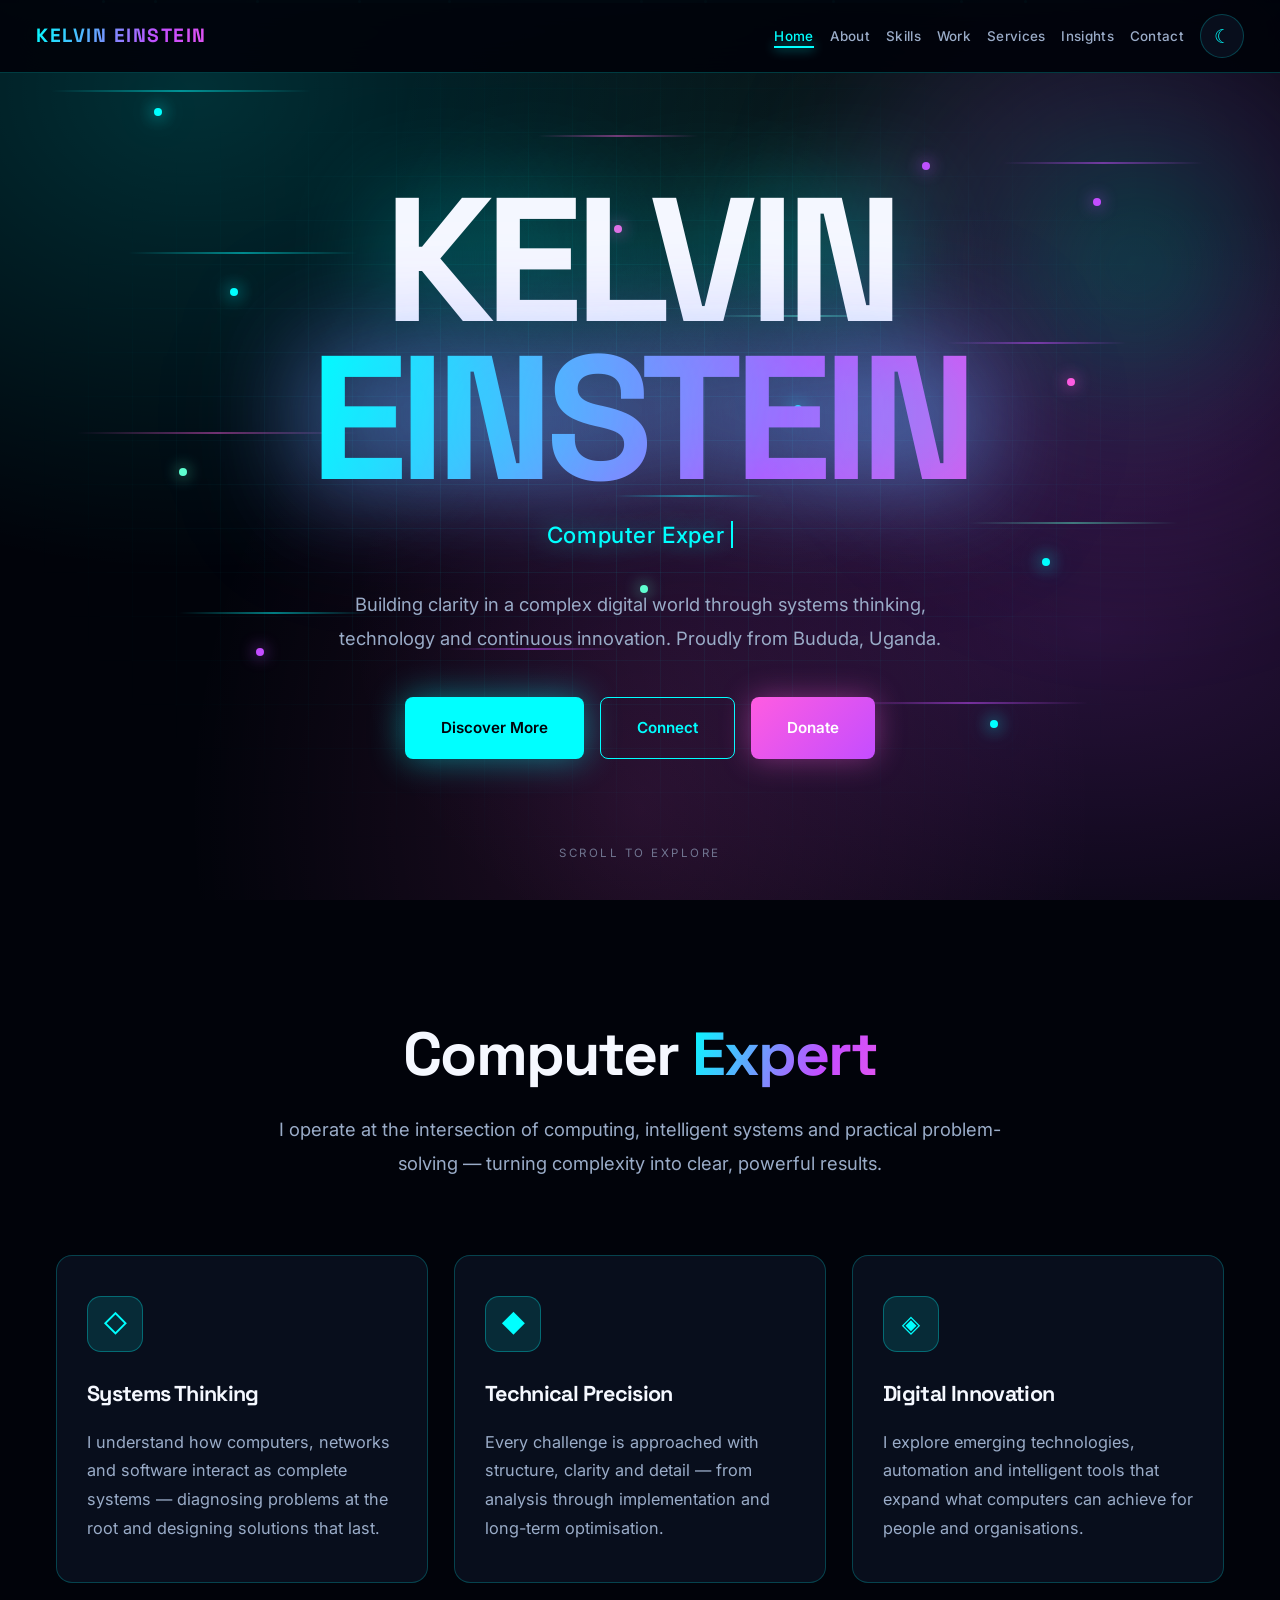
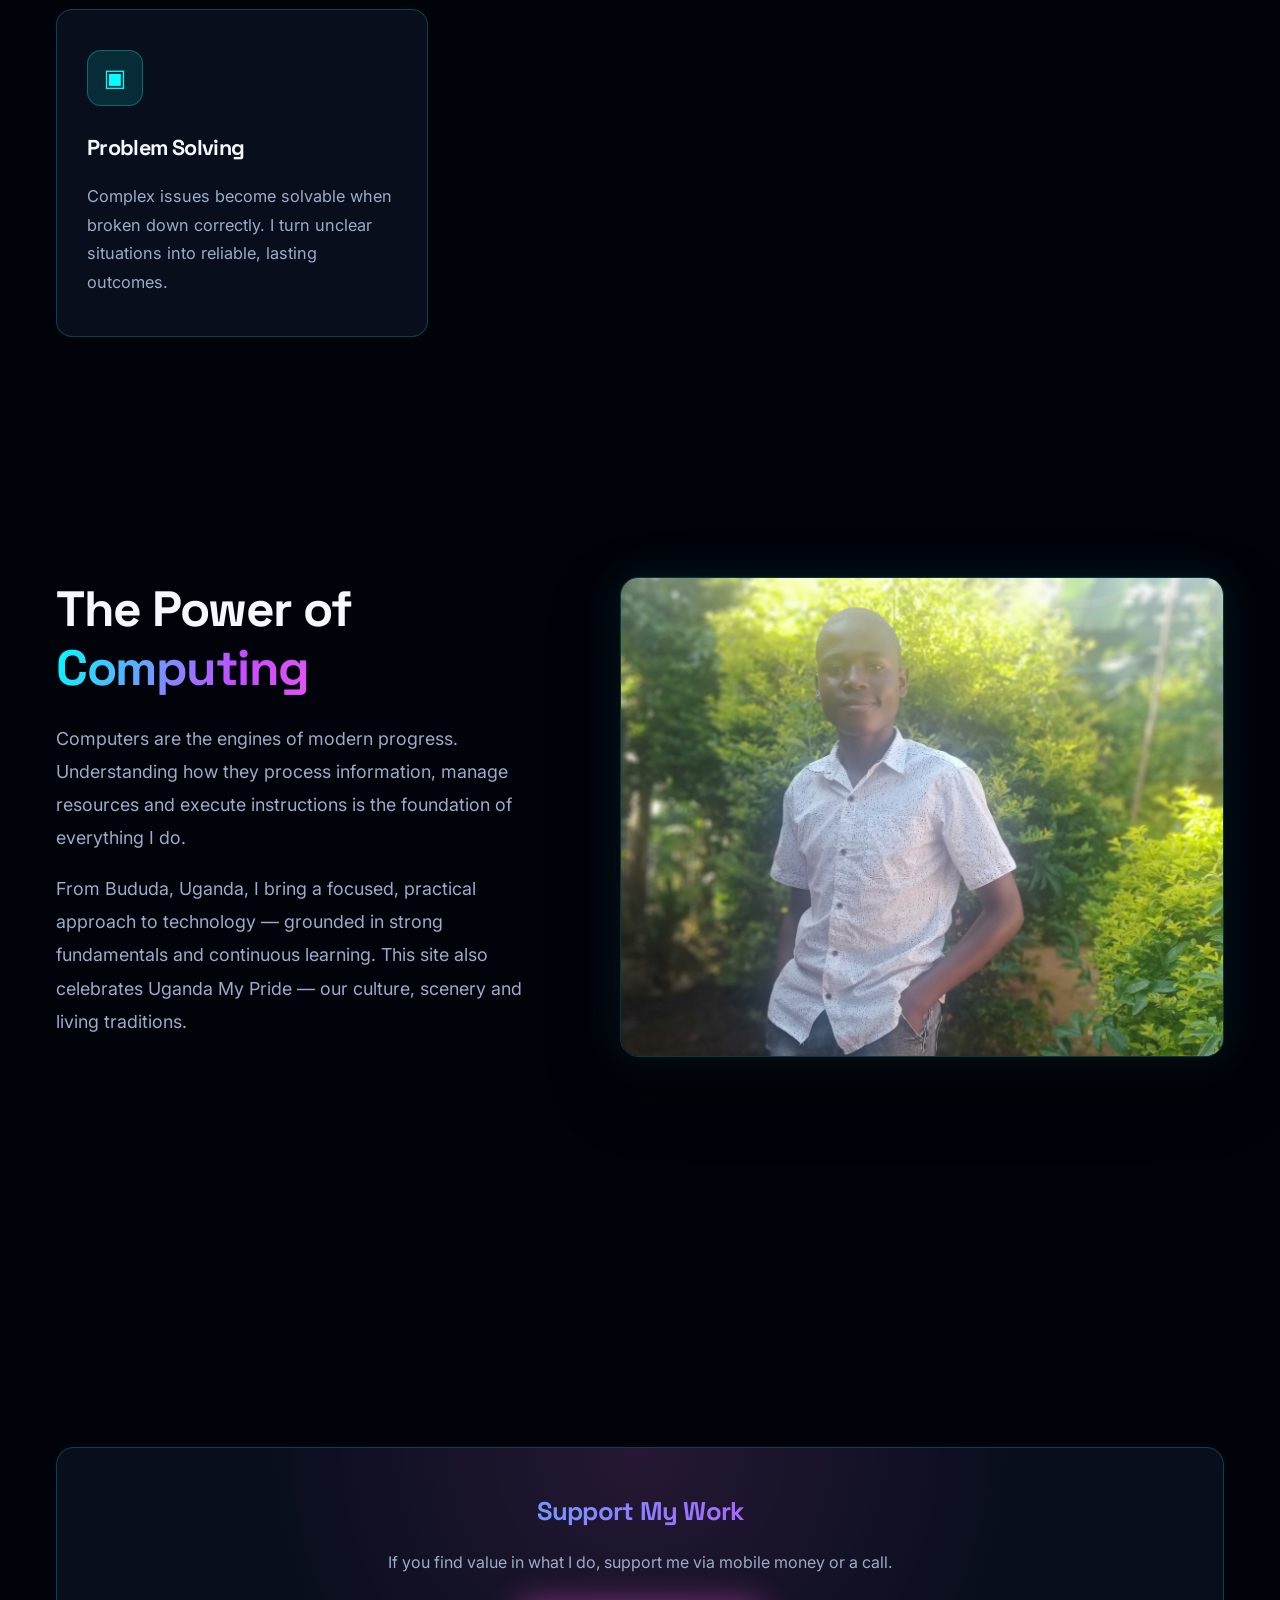
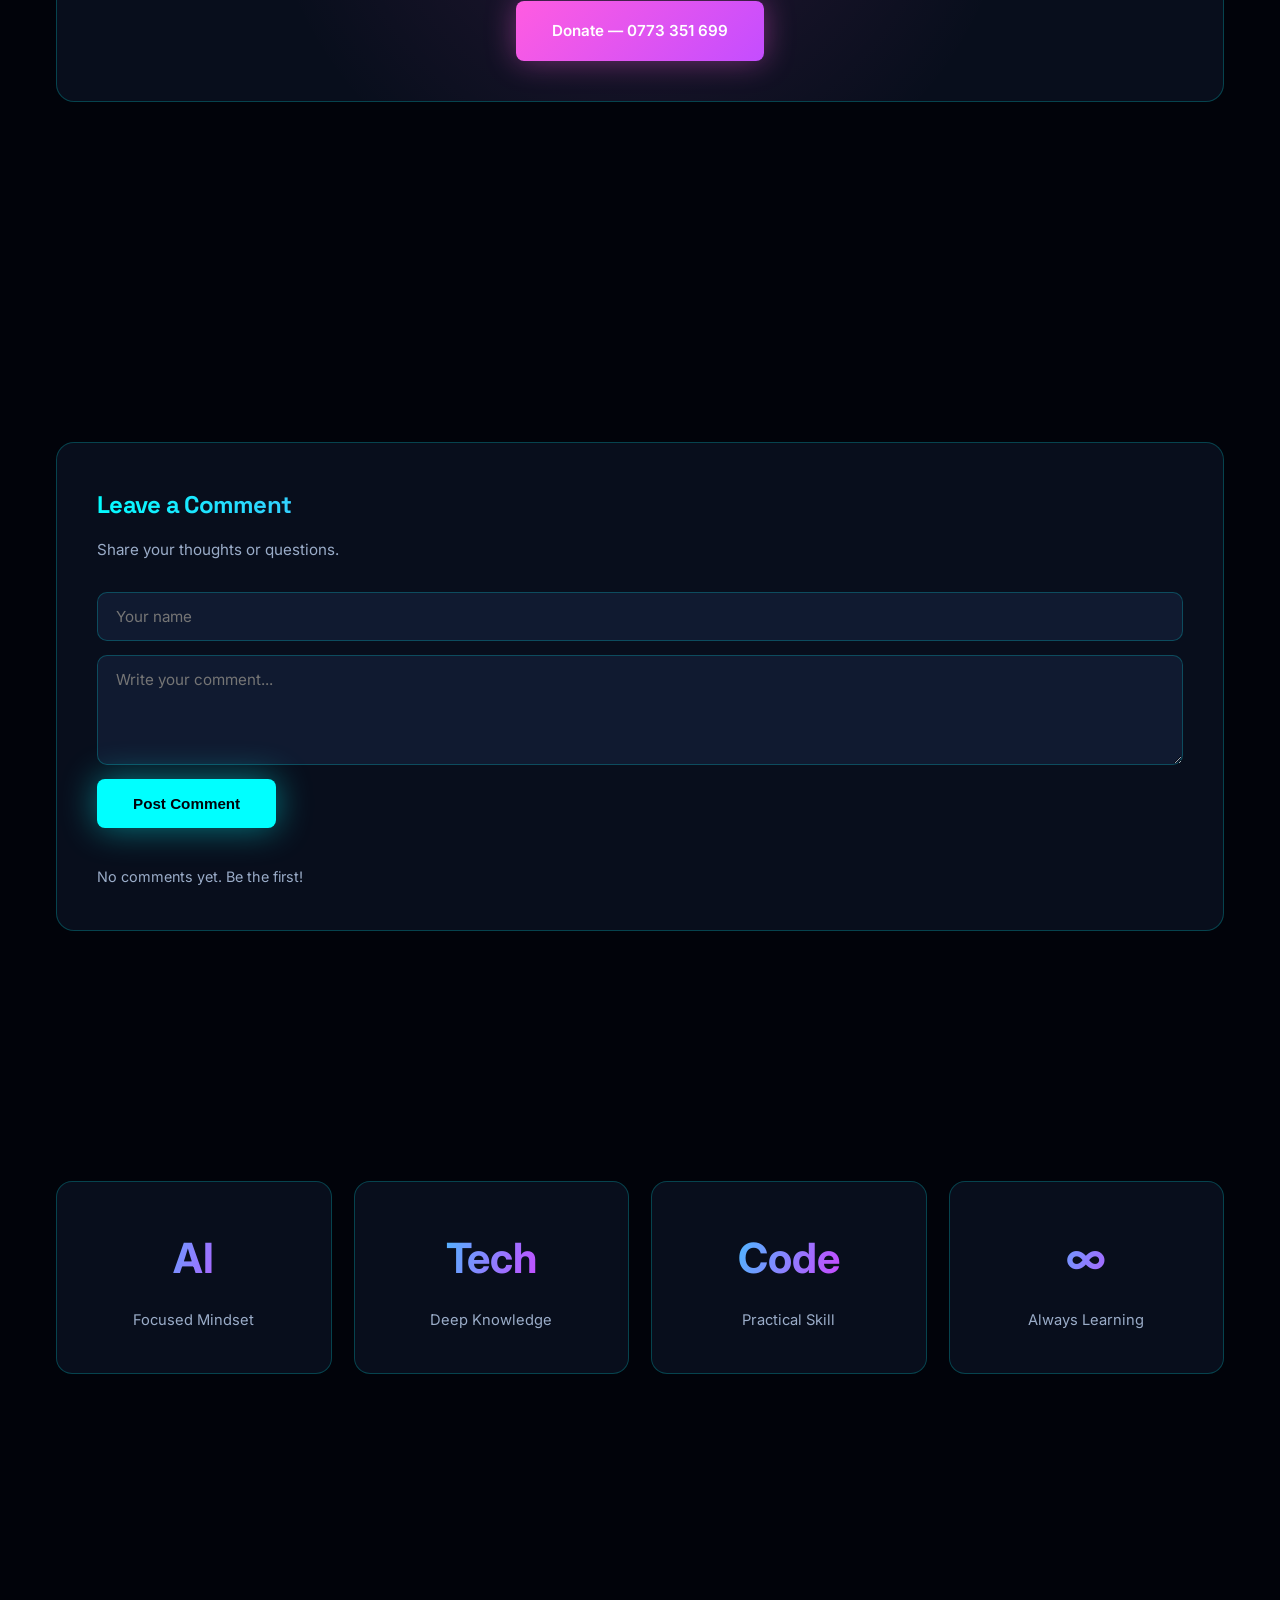
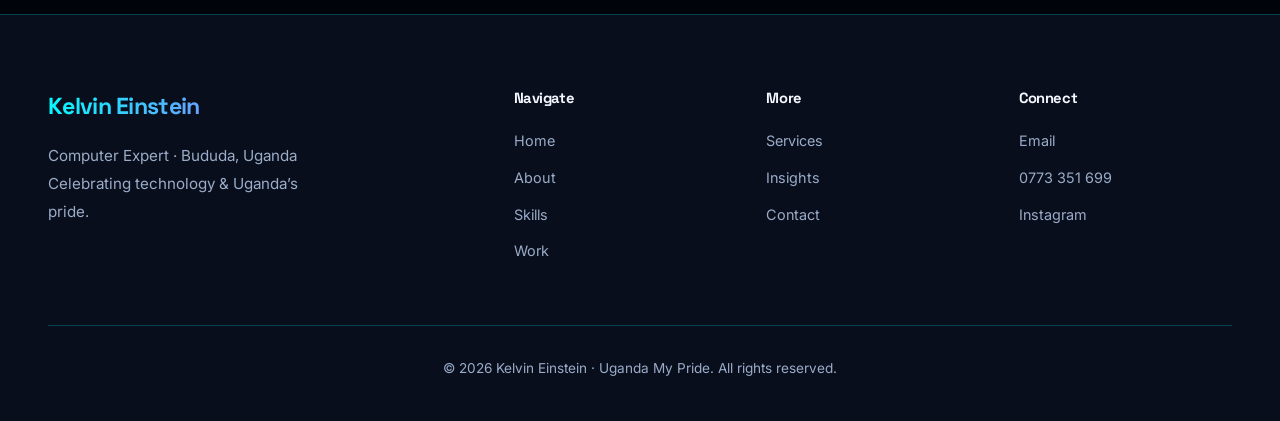
<file: index.html>
<!DOCTYPE html>
<html lang="en">
<head>
    <meta charset="UTF-8">
    <meta name="viewport" content="width=device-width, initial-scale=1.0">
    <title>Kelvin Einstein | Computer Expert — Bududa, Uganda</title>
    <meta name="description" content="Kelvin Einstein — Computer Expert, Technologist & Digital Innovator from Bududa, Uganda. Systems thinking, AI, problem solving and Uganda My Pride.">
    <meta property="og:title" content="Kelvin Einstein | Computer Expert">
    <meta property="og:description" content="Building clarity in a complex digital world through systems thinking, technology and continuous innovation. From Bududa, Uganda.">
    <meta property="og:type" content="website">
    <meta property="og:image" content="IMG20231225085414.jpg">
    <meta name="theme-color" content="#01030a">
    <link rel="manifest" href="manifest.json">
    <link rel="preconnect" href="https://fonts.googleapis.com">
    <link rel="preconnect" href="https://fonts.gstatic.com" crossorigin>
    <link href="https://fonts.googleapis.com/css2?family=Space+Grotesk:wght@400;500;600;700&family=Inter:wght@300;400;500;600&display=swap" rel="stylesheet">
    <link rel="stylesheet" href="style.css">
    <link rel="stylesheet" href="extra.css">
</head>
<body>
    <nav>
        <div class="logo">KELVIN EINSTEIN</div>
        <div class="nav-right">
            <ul class="nav-links" id="navLinks">
                <li><a href="index.html" class="active">Home</a></li>
                <li><a href="about.html">About</a></li>
                <li><a href="skills.html">Skills</a></li>
                <li><a href="work.html">Work</a></li>
                <li><a href="services.html">Services</a></li>
                <li><a href="insights.html">Insights</a></li>
                <li><a href="contact.html">Contact</a></li>
            </ul>
            <button class="theme-toggle" id="themeToggle" aria-label="Toggle theme" title="Toggle dark/light mode">
                <span class="icon-moon">☾</span>
                <span class="icon-sun">☀</span>
            </button>
            <div class="hamburger" id="hamburger" aria-label="Menu"><span></span><span></span><span></span></div>
        </div>
    </nav>

    <section class="hero">
        <div class="hero-scan"></div>
        <div class="hero-ai-layer">
            <div class="circuit"></div><div class="circuit c2"></div><div class="circuit"></div>
            <div class="circuit c2"></div><div class="circuit c3"></div><div class="circuit c4"></div>
            <div class="circuit"></div><div class="circuit c2"></div><div class="circuit c3"></div>
            <div class="circuit c4"></div><div class="circuit"></div><div class="circuit c2"></div>
            <div class="node"></div><div class="node n2"></div><div class="node"></div>
            <div class="node n3"></div><div class="node n4"></div><div class="node"></div>
            <div class="node n2"></div><div class="node n3"></div><div class="node"></div>
            <div class="node n4"></div><div class="node n2"></div><div class="node"></div>
            <div class="particle"></div><div class="particle"></div><div class="particle"></div>
            <div class="particle"></div><div class="particle"></div><div class="particle"></div>
            <div class="particle"></div><div class="particle"></div><div class="particle"></div><div class="particle"></div>
        </div>
        <h1>KELVIN<br><span>EINSTEIN</span></h1>
        <div class="typewriter-wrap"><span class="typewriter" id="typewriter"></span></div>
        <p class="sub">Building clarity in a complex digital world through systems thinking, technology and continuous innovation. Proudly from Bududa, Uganda.</p>
        <div class="hero-buttons">
            <a href="about.html" class="btn">Discover More</a>
            <a href="contact.html" class="btn btn-outline">Connect</a>
            <a href="tel:+256773351699" class="btn btn-donate">Donate</a>
        </div>
        <div class="hero-float-badge">Scroll to explore</div>
    </section>

    <section class="section">
        <div class="section-header scroll-reveal">
            <h2>Computer <span>Expert</span></h2>
            <p>I operate at the intersection of computing, intelligent systems and practical problem-solving — turning complexity into clear, powerful results.</p>
        </div>
        <div class="features-grid">
            <div class="feature-card scroll-reveal"><div class="feature-icon">◇</div><h3>Systems Thinking</h3><p>I understand how computers, networks and software interact as complete systems — diagnosing problems at the root and designing solutions that last.</p></div>
            <div class="feature-card scroll-reveal"><div class="feature-icon">◆</div><h3>Technical Precision</h3><p>Every challenge is approached with structure, clarity and detail — from analysis through implementation and long-term optimisation.</p></div>
            <div class="feature-card scroll-reveal"><div class="feature-icon">◈</div><h3>Digital Innovation</h3><p>I explore emerging technologies, automation and intelligent tools that expand what computers can achieve for people and organisations.</p></div>
            <div class="feature-card scroll-reveal"><div class="feature-icon">▣</div><h3>Problem Solving</h3><p>Complex issues become solvable when broken down correctly. I turn unclear situations into reliable, lasting outcomes.</p></div>
        </div>
    </section>

    <section class="section">
        <div class="content-with-img scroll-reveal">
            <div class="text">
                <h2>The Power of <span>Computing</span></h2>
                <p>Computers are the engines of modern progress. Understanding how they process information, manage resources and execute instructions is the foundation of everything I do.</p>
                <p>From Bududa, Uganda, I bring a focused, practical approach to technology — grounded in strong fundamentals and continuous learning. This site also celebrates Uganda My Pride — our culture, scenery and living traditions.</p>
            </div>
            <div class="img-wrap face-focus">
                <img src="IMG20231225085414.jpg" alt="Kelvin Einstein" loading="lazy" width="600" height="700">
            </div>
        </div>
    </section>

    <section class="section">
        <div class="donate-box scroll-reveal">
            <h3>Support My Work</h3>
            <p>If you find value in what I do, support me via mobile money or a call.</p>
            <a href="tel:+256773351699" class="btn btn-donate">Donate — 0773 351 699</a>
        </div>
    </section>

    <section class="section">
        <div class="comment-section scroll-reveal">
            <h3>Leave a Comment</h3>
            <p>Share your thoughts or questions.</p>
            <form class="comment-form" id="commentForm">
                <input type="text" id="commentName" placeholder="Your name" required maxlength="60" aria-label="Your name">
                <textarea id="commentText" placeholder="Write your comment..." required maxlength="500" aria-label="Your comment"></textarea>
                <button type="submit" class="btn">Post Comment</button>
            </form>
            <div class="comment-list" id="commentList"></div>
        </div>
    </section>

    <section class="section" style="padding-top:10px;">
        <div class="stats-row">
            <div class="stat-item scroll-reveal"><span class="number">AI</span><span class="label">Focused Mindset</span></div>
            <div class="stat-item scroll-reveal"><span class="number">Tech</span><span class="label">Deep Knowledge</span></div>
            <div class="stat-item scroll-reveal"><span class="number">Code</span><span class="label">Practical Skill</span></div>
            <div class="stat-item scroll-reveal"><span class="number">∞</span><span class="label">Always Learning</span></div>
        </div>
    </section>

    <footer>
        <div class="footer-grid">
            <div class="footer-brand">
                <h3>Kelvin Einstein</h3>
                <p>Computer Expert · Bududa, Uganda<br>Celebrating technology & Uganda’s pride.</p>
            </div>
            <div class="footer-col">
                <h4>Navigate</h4>
                <a href="index.html">Home</a>
                <a href="about.html">About</a>
                <a href="skills.html">Skills</a>
                <a href="work.html">Work</a>
            </div>
            <div class="footer-col">
                <h4>More</h4>
                <a href="services.html">Services</a>
                <a href="insights.html">Insights</a>
                <a href="contact.html">Contact</a>
            </div>
            <div class="footer-col">
                <h4>Connect</h4>
                <a href="mailto:wabwirekelvin762@gmail.com">Email</a>
                <a href="tel:+256773351699">0773 351 699</a>
                <a href="https://instagram.com/KELVIN_EINSTEIN" target="_blank" rel="noopener">Instagram</a>
            </div>
        </div>
        <div class="copyright">© 2026 Kelvin Einstein · Uganda My Pride. All rights reserved.</div>
    </footer>
    <script src="scripts.js"></script>
</body>
</html>
</file>
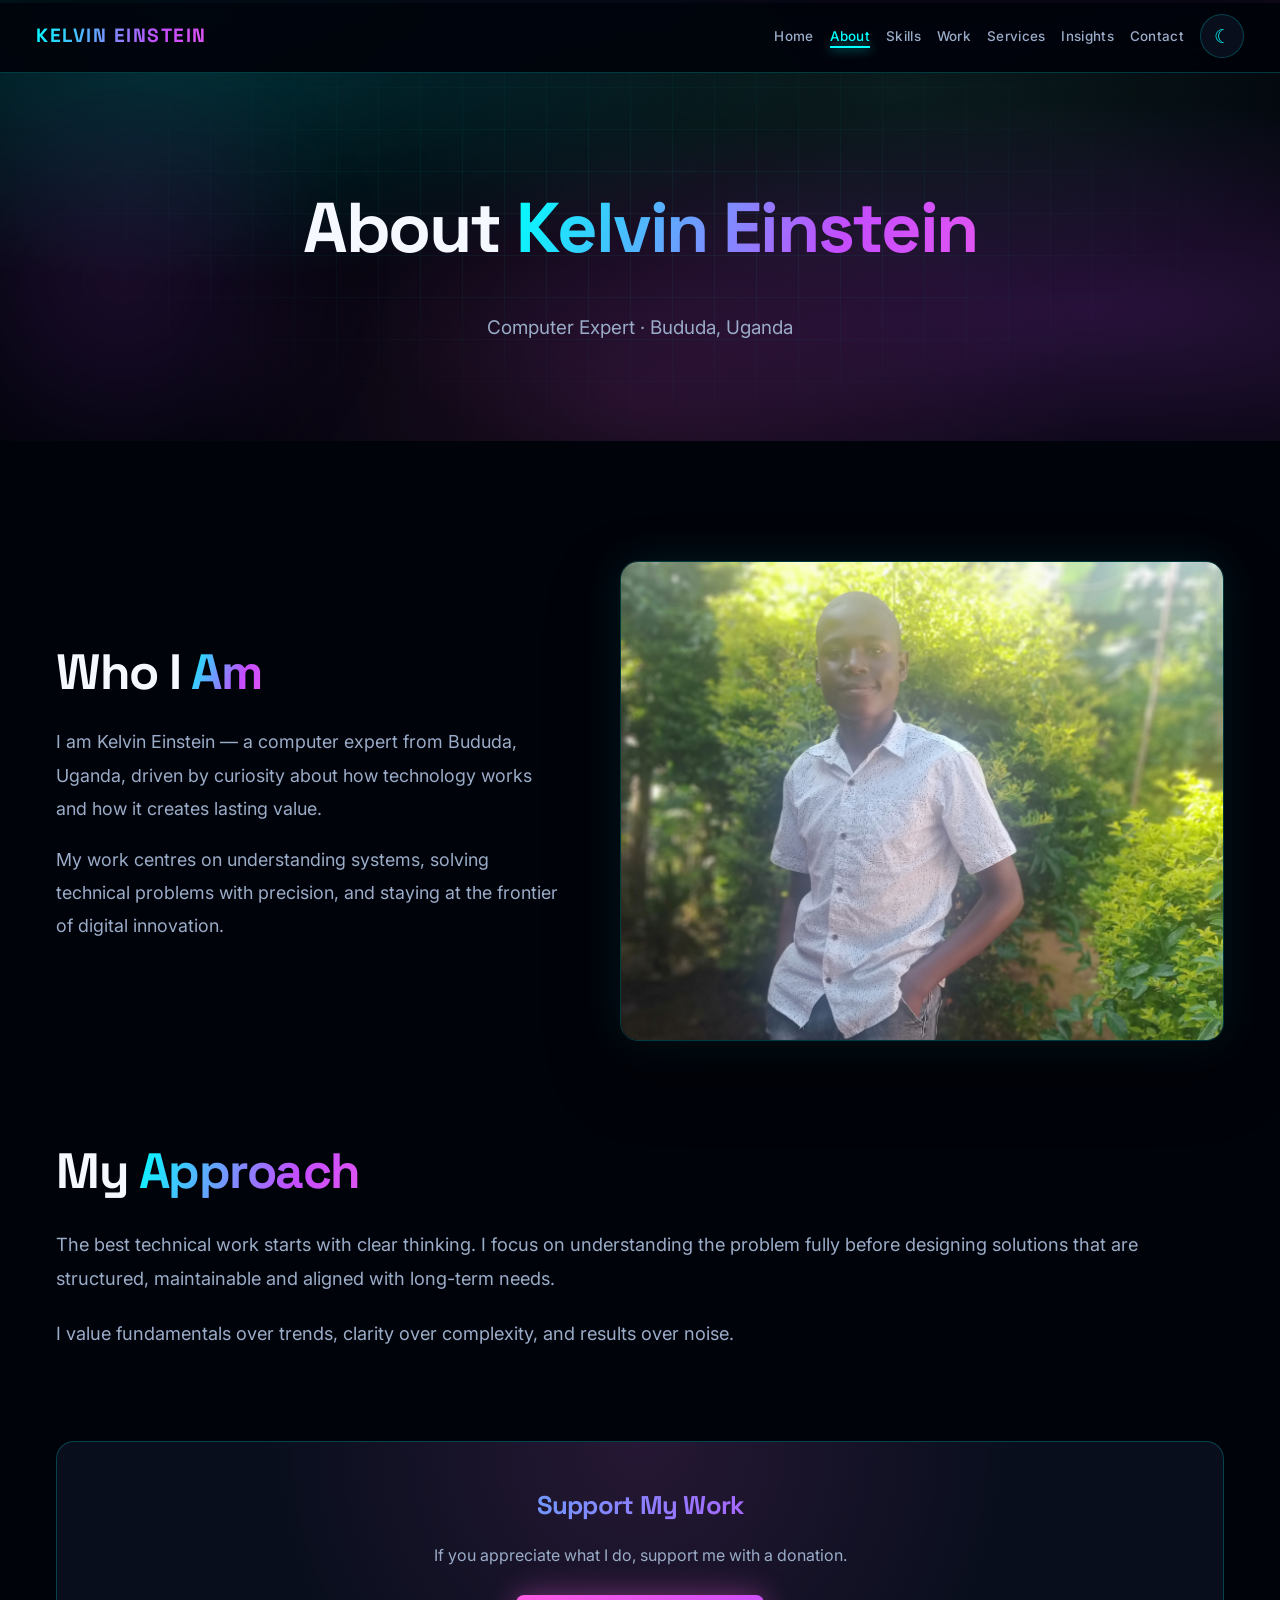
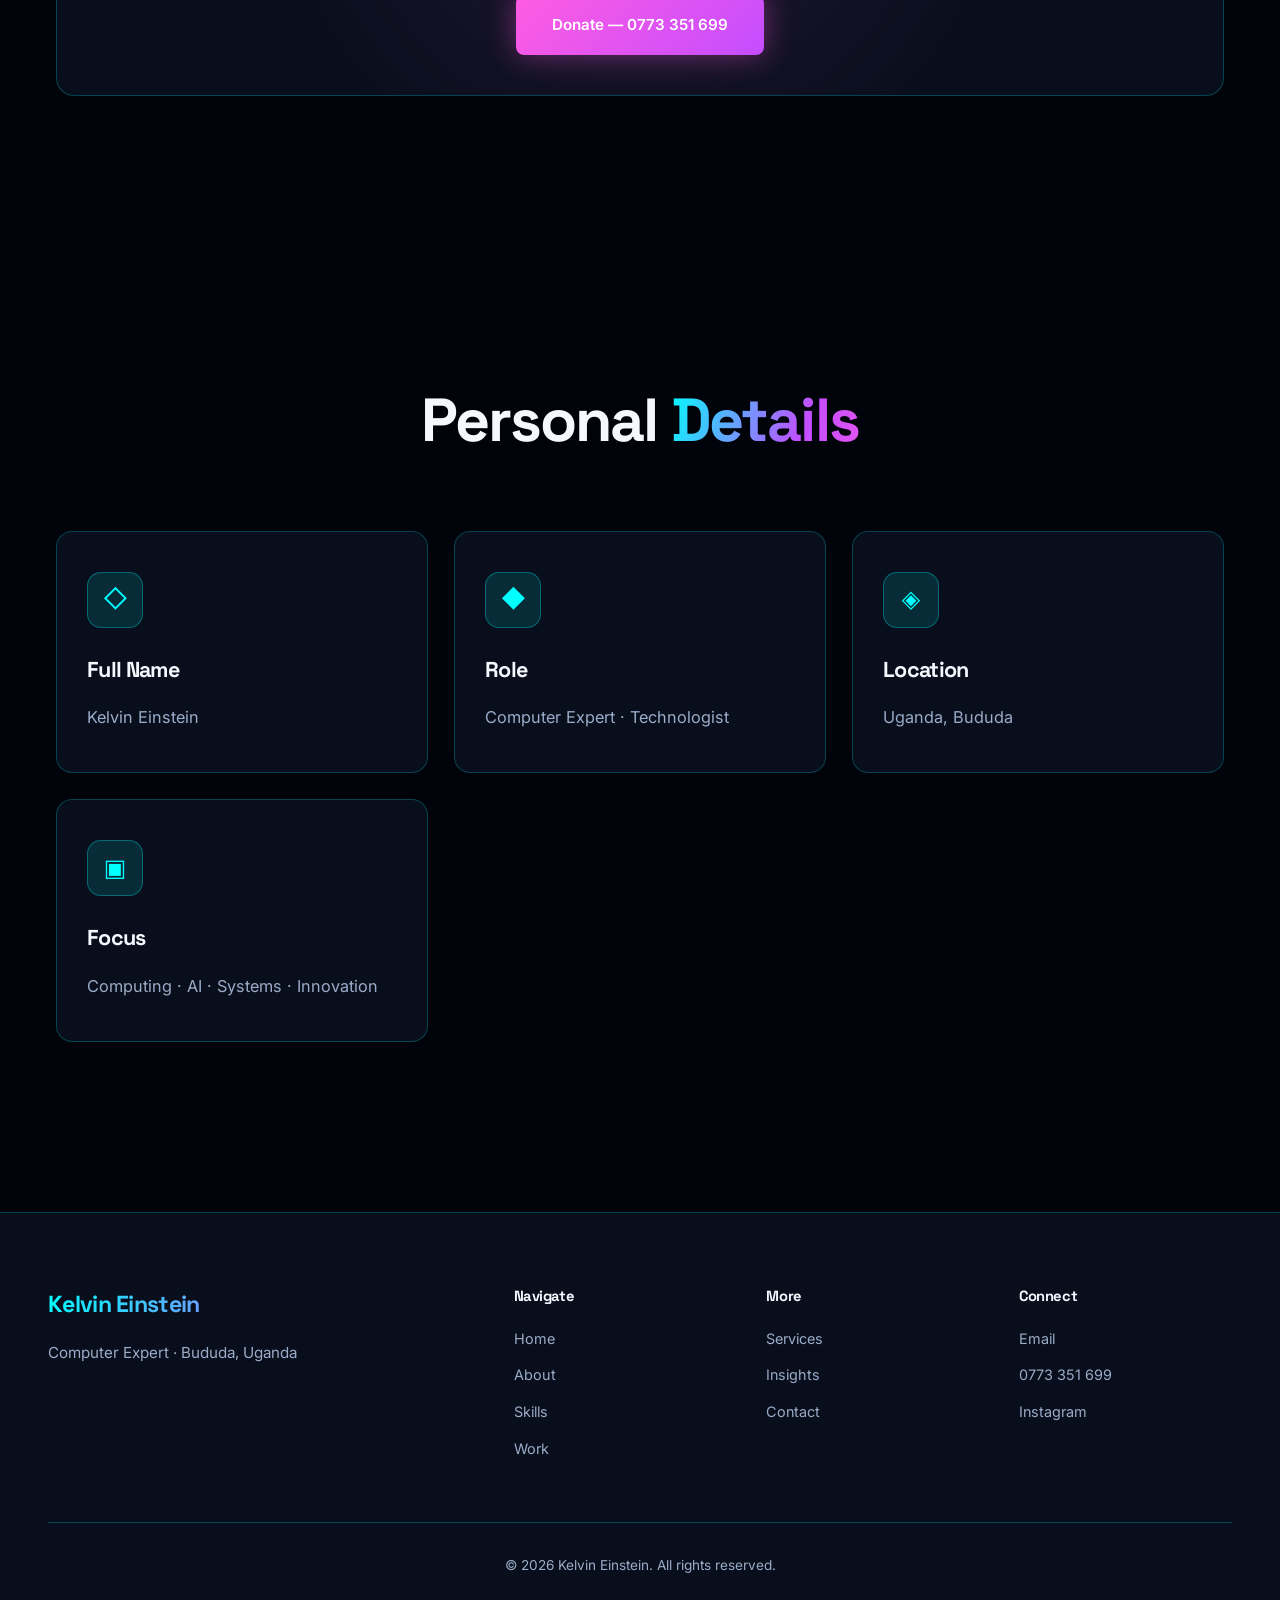
<file: about.html>
<!DOCTYPE html>
<html lang="en">
<head>
    <meta charset="UTF-8">
    <meta name="viewport" content="width=device-width, initial-scale=1.0">
    <title>About | Kelvin Einstein</title>
    <link rel="preconnect" href="https://fonts.googleapis.com">
    <link rel="preconnect" href="https://fonts.gstatic.com" crossorigin>
    <link href="https://fonts.googleapis.com/css2?family=Space+Grotesk:wght@400;500;600;700&family=Inter:wght@300;400;500;600&display=swap" rel="stylesheet">
    <link rel="stylesheet" href="style.css">
</head>
<body>
    <nav>
        <div class="logo">KELVIN EINSTEIN</div>
        <div class="nav-right">
            <ul class="nav-links" id="navLinks">
                <li><a href="index.html">Home</a></li>
                <li><a href="about.html" class="active">About</a></li>
                <li><a href="skills.html">Skills</a></li>
                <li><a href="work.html">Work</a></li>
                <li><a href="services.html">Services</a></li>
                <li><a href="insights.html">Insights</a></li>
                <li><a href="contact.html">Contact</a></li>
            </ul>
            <button class="theme-toggle" id="themeToggle" aria-label="Toggle theme" title="Toggle dark/light mode">
                <span class="icon-moon">☾</span>
                <span class="icon-sun">☀</span>
            </button>
            <div class="hamburger" id="hamburger"><span></span><span></span><span></span></div>
        </div>
    </nav>

    <div class="page-accent-bar"></div>
    <section class="page-hero">
        <h1>About <span>Kelvin Einstein</span></h1>
        <p>Computer Expert · Bududa, Uganda</p>
    </section>

    <section class="section">
        <div class="content-with-img scroll-reveal">
            <div class="text">
                <h2>Who I <span>Am</span></h2>
                <p>I am Kelvin Einstein — a computer expert from Bududa, Uganda, driven by curiosity about how technology works and how it creates lasting value.</p>
                <p>My work centres on understanding systems, solving technical problems with precision, and staying at the frontier of digital innovation.</p>
            </div>
            <div class="img-wrap face-focus">
                <img src="IMG20231225085414.jpg" alt="Kelvin Einstein">
            </div>
        </div>

        <div class="content-block scroll-reveal">
            <h2>My <span>Approach</span></h2>
            <p>The best technical work starts with clear thinking. I focus on understanding the problem fully before designing solutions that are structured, maintainable and aligned with long-term needs.</p>
            <p>I value fundamentals over trends, clarity over complexity, and results over noise.</p>
        </div>

        <div class="donate-box scroll-reveal">
            <h3>Support My Work</h3>
            <p>If you appreciate what I do, support me with a donation.</p>
            <a href="tel:+256773351699" class="btn btn-donate">Donate — 0773 351 699</a>
        </div>
    </section>

    <section class="section">
        <div class="section-header scroll-reveal">
            <h2>Personal <span>Details</span></h2>
        </div>
        <div class="features-grid">
            <div class="feature-card scroll-reveal"><div class="feature-icon">◇</div><h3>Full Name</h3><p>Kelvin Einstein</p></div>
            <div class="feature-card scroll-reveal"><div class="feature-icon">◆</div><h3>Role</h3><p>Computer Expert · Technologist</p></div>
            <div class="feature-card scroll-reveal"><div class="feature-icon">◈</div><h3>Location</h3><p>Uganda, Bududa</p></div>
            <div class="feature-card scroll-reveal"><div class="feature-icon">▣</div><h3>Focus</h3><p>Computing · AI · Systems · Innovation</p></div>
        </div>
    </section>

    <footer>
        <div class="footer-grid">
            <div class="footer-brand"><h3>Kelvin Einstein</h3><p>Computer Expert · Bududa, Uganda</p></div>
            <div class="footer-col"><h4>Navigate</h4><a href="index.html">Home</a><a href="about.html">About</a><a href="skills.html">Skills</a><a href="work.html">Work</a></div>
            <div class="footer-col"><h4>More</h4><a href="services.html">Services</a><a href="insights.html">Insights</a><a href="contact.html">Contact</a></div>
            <div class="footer-col"><h4>Connect</h4>
                <a href="mailto:wabwirekelvin762@gmail.com">Email</a>
                <a href="tel:+256773351699">0773 351 699</a>
                <a href="https://instagram.com/KELVIN_EINSTEIN" target="_blank" rel="noopener">Instagram</a>
            </div>
        </div>
        <div class="copyright">© 2026 Kelvin Einstein. All rights reserved.</div>
    </footer>
    <script src="scripts.js"></script>
</body>
</html>
</file>
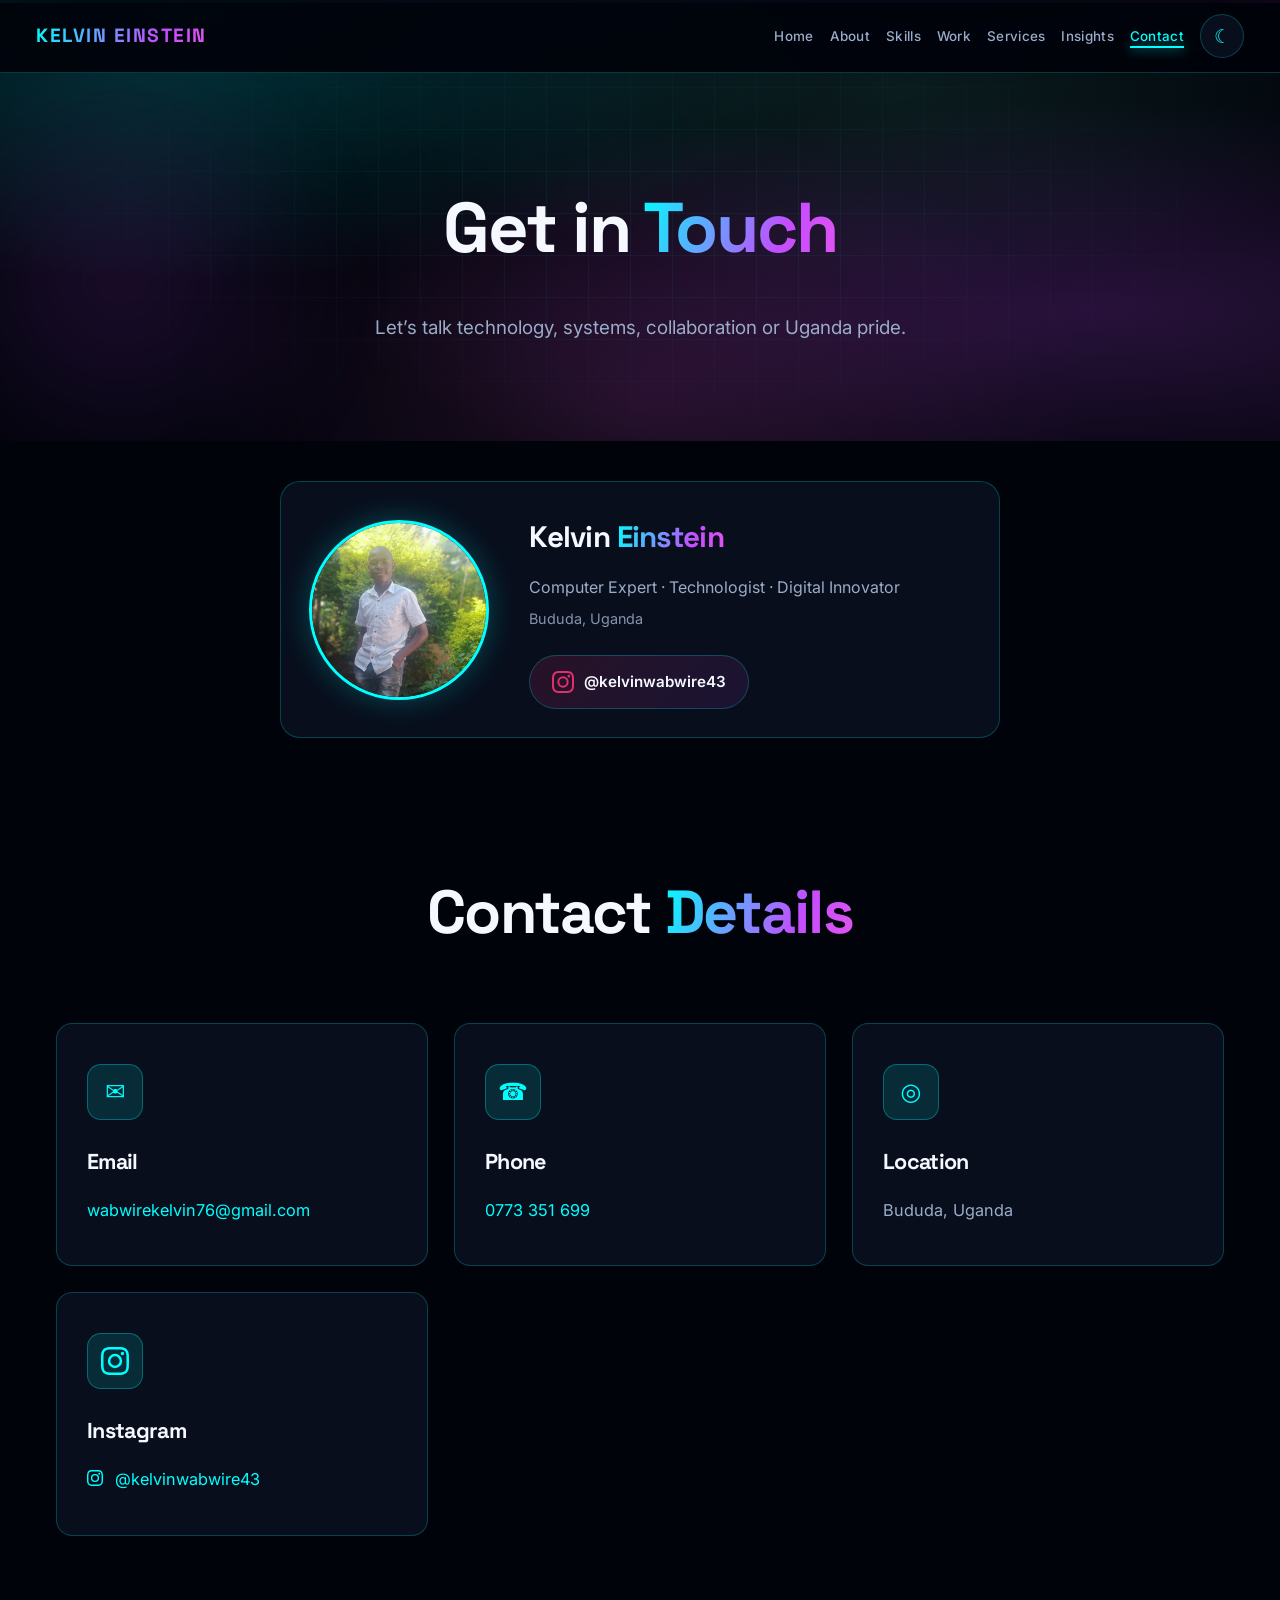
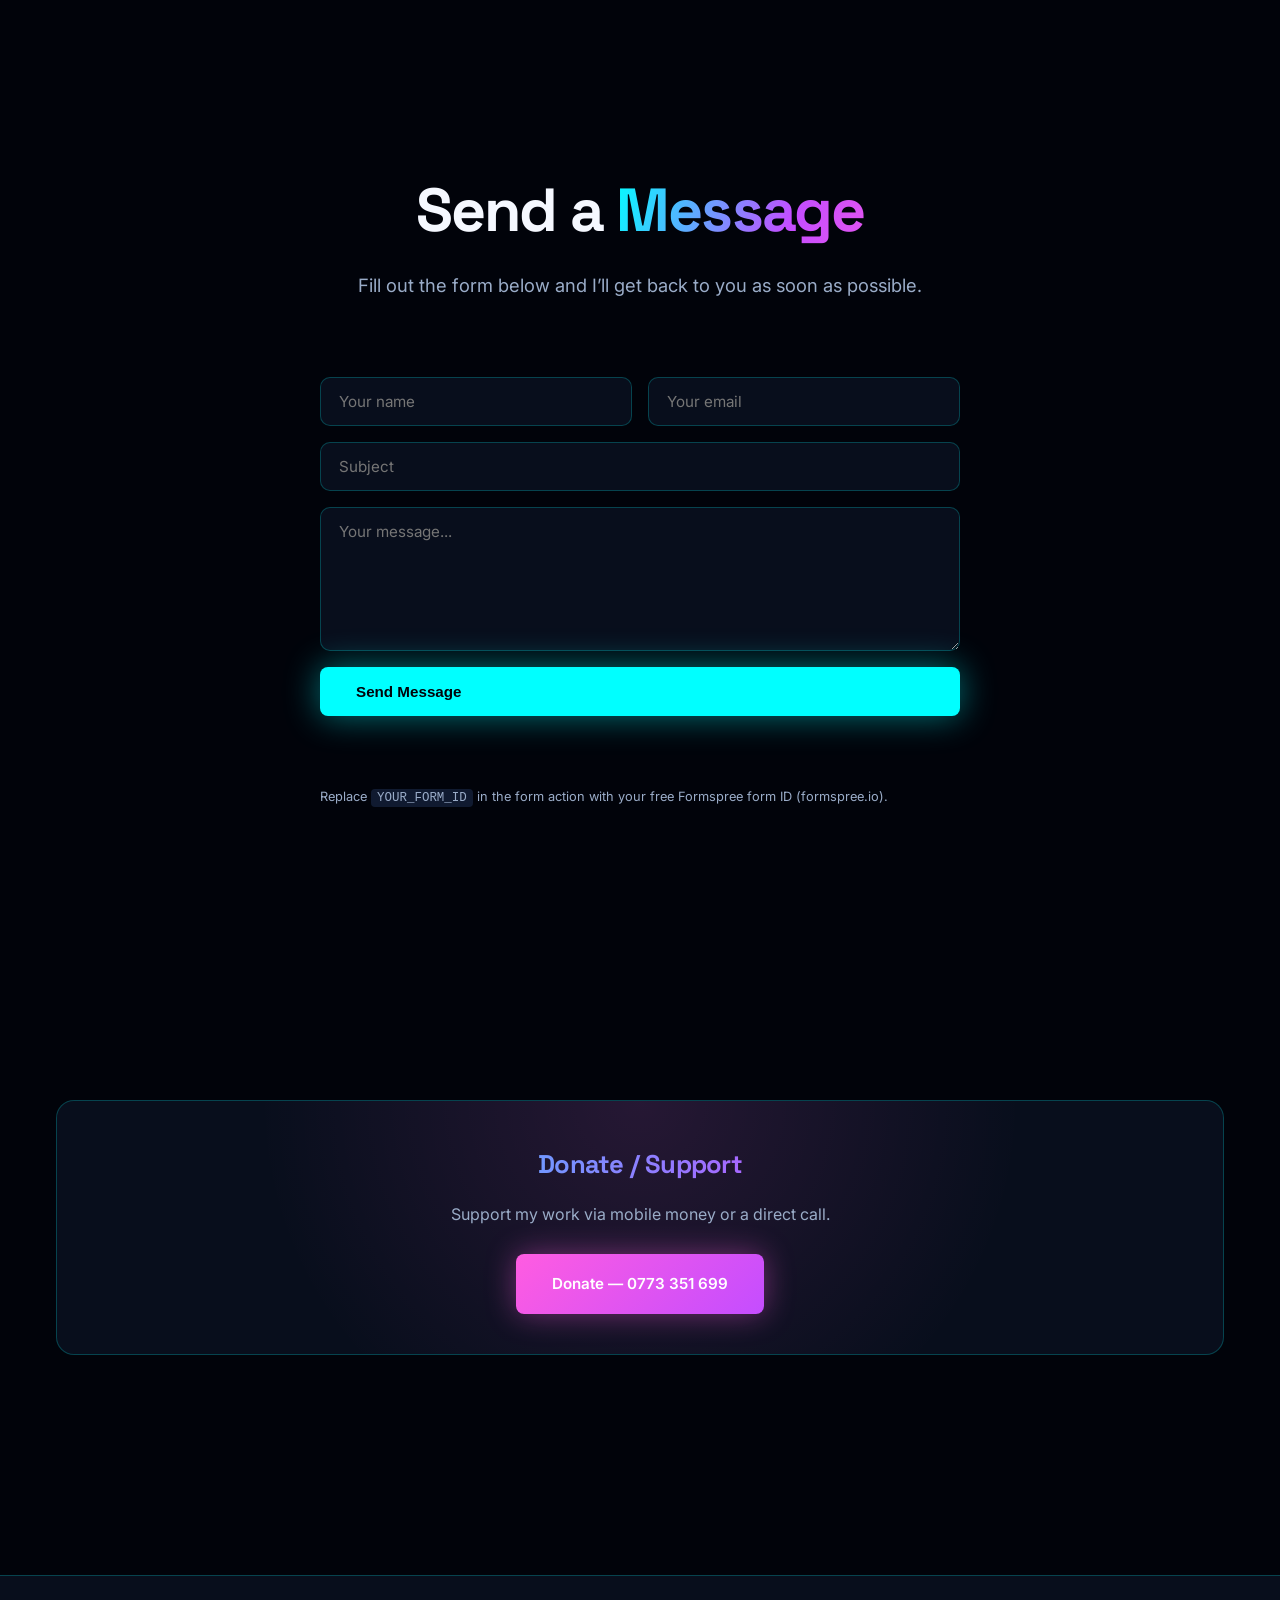
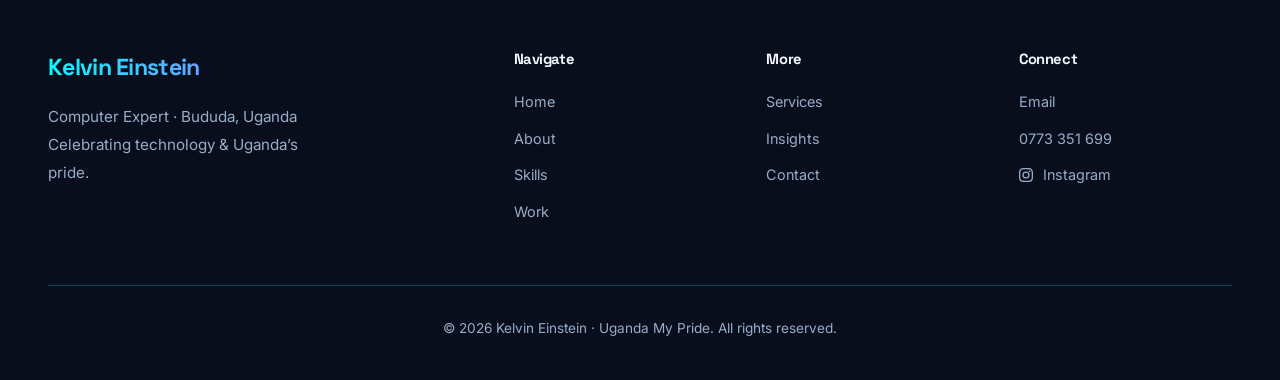
<file: contact.html>
<!DOCTYPE html>
<html lang="en">
<head>
    <meta charset="UTF-8">
    <meta name="viewport" content="width=device-width, initial-scale=1.0">
    <title>Contact | Kelvin Einstein</title>
    <meta name="description" content="Get in touch with Kelvin Einstein — Computer Expert from Bududa, Uganda. Email, phone, or send a message.">
    <meta property="og:title" content="Contact | Kelvin Einstein">
    <meta property="og:description" content="Connect with Kelvin Einstein — Computer Expert, Technologist & Digital Innovator from Bududa, Uganda.">
    <meta property="og:type" content="website">
    <meta name="theme-color" content="#01030a">
    <link rel="manifest" href="manifest.json">
    <link rel="preconnect" href="https://fonts.googleapis.com">
    <link rel="preconnect" href="https://fonts.gstatic.com" crossorigin>
    <link href="https://fonts.googleapis.com/css2?family=Space+Grotesk:wght@400;500;600;700&family=Inter:wght@300;400;500;600&display=swap" rel="stylesheet">
    <link rel="stylesheet" href="style.css">
    <link rel="stylesheet" href="extra.css">
</head>
<body>
    <svg xmlns="http://www.w3.org/2000/svg" style="position:absolute;width:0;height:0;overflow:hidden" aria-hidden="true" focusable="false">
        <defs>
            <symbol id="icon-instagram" viewBox="0 0 24 24">
                <path fill="currentColor" d="M12 2.163c3.204 0 3.584.012 4.85.07 3.252.148 4.771 1.691 4.919 4.919.058 1.265.069 1.645.069 4.849 0 3.205-.012 3.584-.069 4.849-.149 3.225-1.664 4.771-4.919 4.919-1.266.058-1.644.07-4.85.07-3.204 0-3.584-.012-4.849-.07-3.26-.149-4.771-1.699-4.919-4.92-.058-1.265-.07-1.644-.07-4.849 0-3.204.013-3.583.07-4.849.149-3.227 1.664-4.771 4.919-4.919 1.266-.057 1.645-.069 4.849-.069zM12 0C8.741 0 8.333.014 7.053.072 2.695.272.273 2.69.073 7.052.014 8.333 0 8.741 0 12c0 3.259.014 3.668.072 4.948.2 4.358 2.618 6.78 6.98 6.98C8.333 23.986 8.741 24 12 24c3.259 0 3.668-.014 4.948-.072 4.354-.2 6.782-2.618 6.979-6.98.059-1.28.073-1.689.073-4.948 0-3.259-.014-3.667-.072-4.947-.196-4.354-2.617-6.78-6.979-6.98C15.668.014 15.259 0 12 0zm0 5.838a6.162 6.162 0 100 12.324 6.162 6.162 0 000-12.324zM12 16a4 4 0 110-8 4 4 0 010 8zm6.406-11.845a1.44 1.44 0 100 2.881 1.44 1.44 0 000-2.881z"/>
            </symbol>
        </defs>
    </svg>

    <nav>
        <div class="logo">KELVIN EINSTEIN</div>
        <div class="nav-right">
            <ul class="nav-links" id="navLinks">
                <li><a href="index.html">Home</a></li>
                <li><a href="about.html">About</a></li>
                <li><a href="skills.html">Skills</a></li>
                <li><a href="work.html">Work</a></li>
                <li><a href="services.html">Services</a></li>
                <li><a href="insights.html">Insights</a></li>
                <li><a href="contact.html" class="active">Contact</a></li>
            </ul>
            <button class="theme-toggle" id="themeToggle" aria-label="Toggle theme" title="Toggle dark/light mode">
                <span class="icon-moon">☾</span>
                <span class="icon-sun">☀</span>
            </button>
            <div class="hamburger" id="hamburger" aria-label="Menu"><span></span><span></span><span></span></div>
        </div>
    </nav>

    <div class="page-accent-bar"></div>
    <section class="page-hero">
        <h1>Get in <span>Touch</span></h1>
        <p>Let’s talk technology, systems, collaboration or Uganda pride.</p>
    </section>

    <section class="section contact-profile-section">
        <div class="contact-profile scroll-reveal">
            <div class="contact-profile-photo">
                <img
                    src="IMG20231225085414.jpg"
                    alt="Kelvin Einstein"
                    width="280"
                    height="280"
                    loading="eager"
                    decoding="async"
                    fetchpriority="high"
                >
            </div>
            <div class="contact-profile-text">
                <h2>Kelvin <span>Einstein</span></h2>
                <p>Computer Expert · Technologist · Digital Innovator</p>
                <p class="contact-profile-loc">Bududa, Uganda</p>
                <a href="https://instagram.com/kelvinwabwire43" target="_blank" rel="noopener noreferrer" class="instagram-btn" aria-label="Instagram @kelvinwabwire43">
                    <svg class="ig-icon" width="22" height="22" aria-hidden="true" focusable="false"><use href="#icon-instagram"></use></svg>
                    <span>@kelvinwabwire43</span>
                </a>
            </div>
        </div>
    </section>

    <section class="section">
        <div class="section-header scroll-reveal">
            <h2>Contact <span>Details</span></h2>
        </div>
        <div class="features-grid">
            <div class="feature-card feature-card-hover scroll-reveal">
                <div class="feature-icon">✉</div>
                <h3>Email</h3>
                <p><a href="mailto:wabwirekelvin762@gmail.com" class="contact-detail-link">wabwirekelvin76@gmail.com</a></p>
            </div>
            <div class="feature-card feature-card-hover scroll-reveal">
                <div class="feature-icon">☎</div>
                <h3>Phone</h3>
                <p><a href="tel:+256773351699" class="contact-detail-link">0773 351 699</a></p>
            </div>
            <div class="feature-card feature-card-hover scroll-reveal">
                <div class="feature-icon">◎</div>
                <h3>Location</h3>
                <p>Bududa, Uganda</p>
            </div>
            <div class="feature-card feature-card-hover scroll-reveal">
                <div class="feature-icon feature-icon-ig" aria-hidden="true">
                    <svg class="ig-icon" width="28" height="28" focusable="false"><use href="#icon-instagram"></use></svg>
                </div>
                <h3>Instagram</h3>
                <p>
                    <a href="https://instagram.com/kelvinwabwire43" target="_blank" rel="noopener noreferrer" class="ig-link contact-detail-link">
                        <svg class="ig-icon inline" width="16" height="16" aria-hidden="true" focusable="false"><use href="#icon-instagram"></use></svg>
                        @kelvinwabwire43
                    </a>
                </p>
            </div>
        </div>
    </section>

    <section class="section">
        <div class="section-header scroll-reveal">
            <h2>Send a <span>Message</span></h2>
            <p>Fill out the form below and I’ll get back to you as soon as possible.</p>
        </div>
        <form class="contact-form scroll-reveal" id="contactForm" action="https://formspree.io/f/YOUR_FORM_ID" method="POST">
            <div class="form-row">
                <input type="text" name="name" placeholder="Your name" required maxlength="80" aria-label="Your name">
                <input type="email" name="email" placeholder="Your email" required aria-label="Your email">
            </div>
            <input type="text" name="subject" placeholder="Subject" maxlength="120" aria-label="Subject">
            <textarea name="message" placeholder="Your message..." required maxlength="2000" rows="6" aria-label="Your message"></textarea>
            <button type="submit" class="btn btn-hover-glow">Send Message</button>
            <p id="formStatus" class="form-status" role="status" aria-live="polite"></p>
            <p class="form-note">Replace <code>YOUR_FORM_ID</code> in the form action with your free Formspree form ID (formspree.io).</p>
        </form>
    </section>

    <section class="section">
        <div class="donate-box donate-box-hover scroll-reveal">
            <h3>Donate / Support</h3>
            <p>Support my work via mobile money or a direct call.</p>
            <a href="tel:+256773351699" class="btn btn-donate">Donate — 0773 351 699</a>
        </div>
    </section>

    <footer>
        <div class="footer-grid">
            <div class="footer-brand">
                <h3>Kelvin Einstein</h3>
                <p>Computer Expert · Bududa, Uganda<br>Celebrating technology & Uganda’s pride.</p>
            </div>
            <div class="footer-col">
                <h4>Navigate</h4>
                <a href="index.html">Home</a>
                <a href="about.html">About</a>
                <a href="skills.html">Skills</a>
                <a href="work.html">Work</a>
            </div>
            <div class="footer-col">
                <h4>More</h4>
                <a href="services.html">Services</a>
                <a href="insights.html">Insights</a>
                <a href="contact.html">Contact</a>
            </div>
            <div class="footer-col">
                <h4>Connect</h4>
                <a href="mailto:wabwirekelvin762@gmail.com">Email</a>
                <a href="tel:+256773351699">0773 351 699</a>
                <a href="https://instagram.com/kelvinwabwire43" target="_blank" rel="noopener noreferrer" class="footer-ig">
                    <svg class="ig-icon inline" width="14" height="14" aria-hidden="true" focusable="false"><use href="#icon-instagram"></use></svg>
                    Instagram
                </a>
            </div>
        </div>
        <div class="copyright">© 2026 Kelvin Einstein · Uganda My Pride. All rights reserved.</div>
    </footer>
    <script src="scripts.js"></script>
</body>
</html>
</file>
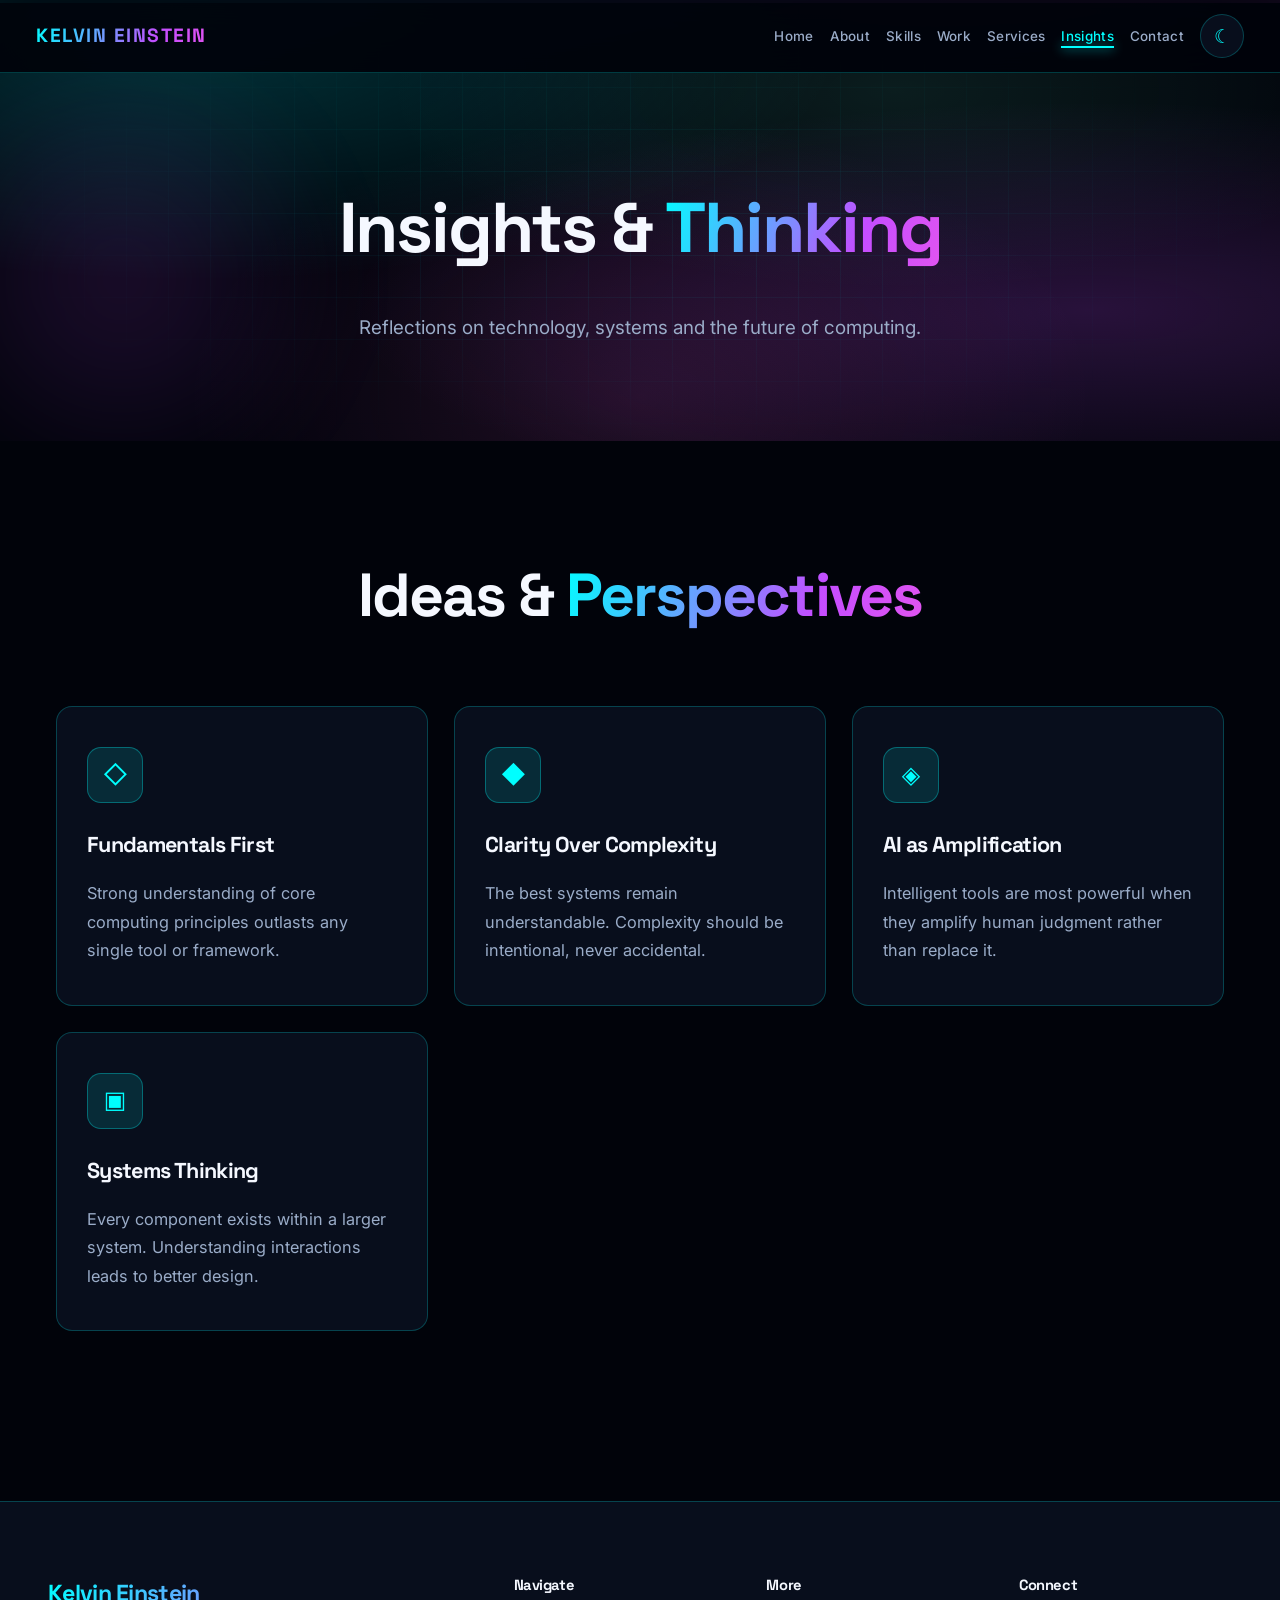
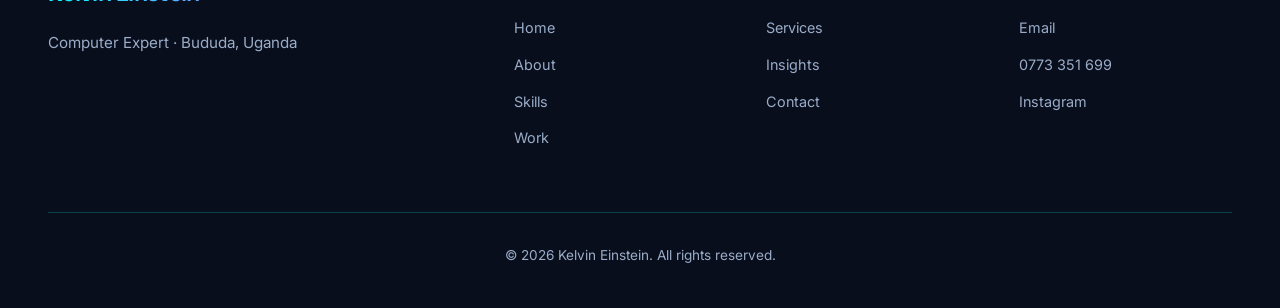
<file: insights.html>
<!DOCTYPE html>
<html lang="en">
<head>
    <meta charset="UTF-8">
    <meta name="viewport" content="width=device-width, initial-scale=1.0">
    <title>Insights | Kelvin Einstein</title>
    <link href="https://fonts.googleapis.com/css2?family=Space+Grotesk:wght@400;500;600;700&family=Inter:wght@300;400;500;600&display=swap" rel="stylesheet">
    <link rel="stylesheet" href="style.css">
</head>
<body>
    <nav>
        <div class="logo">KELVIN EINSTEIN</div>
        <div class="nav-right">
            <ul class="nav-links" id="navLinks">
                <li><a href="index.html">Home</a></li>
                <li><a href="about.html">About</a></li>
                <li><a href="skills.html">Skills</a></li>
                <li><a href="work.html">Work</a></li>
                <li><a href="services.html">Services</a></li>
                <li><a href="insights.html" class="active">Insights</a></li>
                <li><a href="contact.html">Contact</a></li>
            </ul>
            <button class="theme-toggle" id="themeToggle" aria-label="Toggle theme"><span class="icon-moon">☾</span><span class="icon-sun">☀</span></button>
            <div class="hamburger" id="hamburger"><span></span><span></span><span></span></div>
        </div>
    </nav>
    <div class="page-accent-bar"></div>
    <section class="page-hero">
        <h1>Insights & <span>Thinking</span></h1>
        <p>Reflections on technology, systems and the future of computing.</p>
    </section>
    <section class="section">
        <div class="section-header scroll-reveal"><h2>Ideas & <span>Perspectives</span></h2></div>
        <div class="features-grid">
            <div class="feature-card scroll-reveal"><div class="feature-icon">◇</div><h3>Fundamentals First</h3><p>Strong understanding of core computing principles outlasts any single tool or framework.</p></div>
            <div class="feature-card scroll-reveal"><div class="feature-icon">◆</div><h3>Clarity Over Complexity</h3><p>The best systems remain understandable. Complexity should be intentional, never accidental.</p></div>
            <div class="feature-card scroll-reveal"><div class="feature-icon">◈</div><h3>AI as Amplification</h3><p>Intelligent tools are most powerful when they amplify human judgment rather than replace it.</p></div>
            <div class="feature-card scroll-reveal"><div class="feature-icon">▣</div><h3>Systems Thinking</h3><p>Every component exists within a larger system. Understanding interactions leads to better design.</p></div>
        </div>
    </section>
    <footer>
        <div class="footer-grid">
            <div class="footer-brand"><h3>Kelvin Einstein</h3><p>Computer Expert · Bududa, Uganda</p></div>
            <div class="footer-col"><h4>Navigate</h4><a href="index.html">Home</a><a href="about.html">About</a><a href="skills.html">Skills</a><a href="work.html">Work</a></div>
            <div class="footer-col"><h4>More</h4><a href="services.html">Services</a><a href="insights.html">Insights</a><a href="contact.html">Contact</a></div>
            <div class="footer-col"><h4>Connect</h4><a href="mailto:wabwirekelvin762@gmail.com">Email</a><a href="tel:+256773351699">0773 351 699</a><a href="https://instagram.com/KELVIN_EINSTEIN" target="_blank" rel="noopener">Instagram</a></div>
        </div>
        <div class="copyright">© 2026 Kelvin Einstein. All rights reserved.</div>
    </footer>
    <script src="scripts.js"></script>
</body>
</html>
</file>
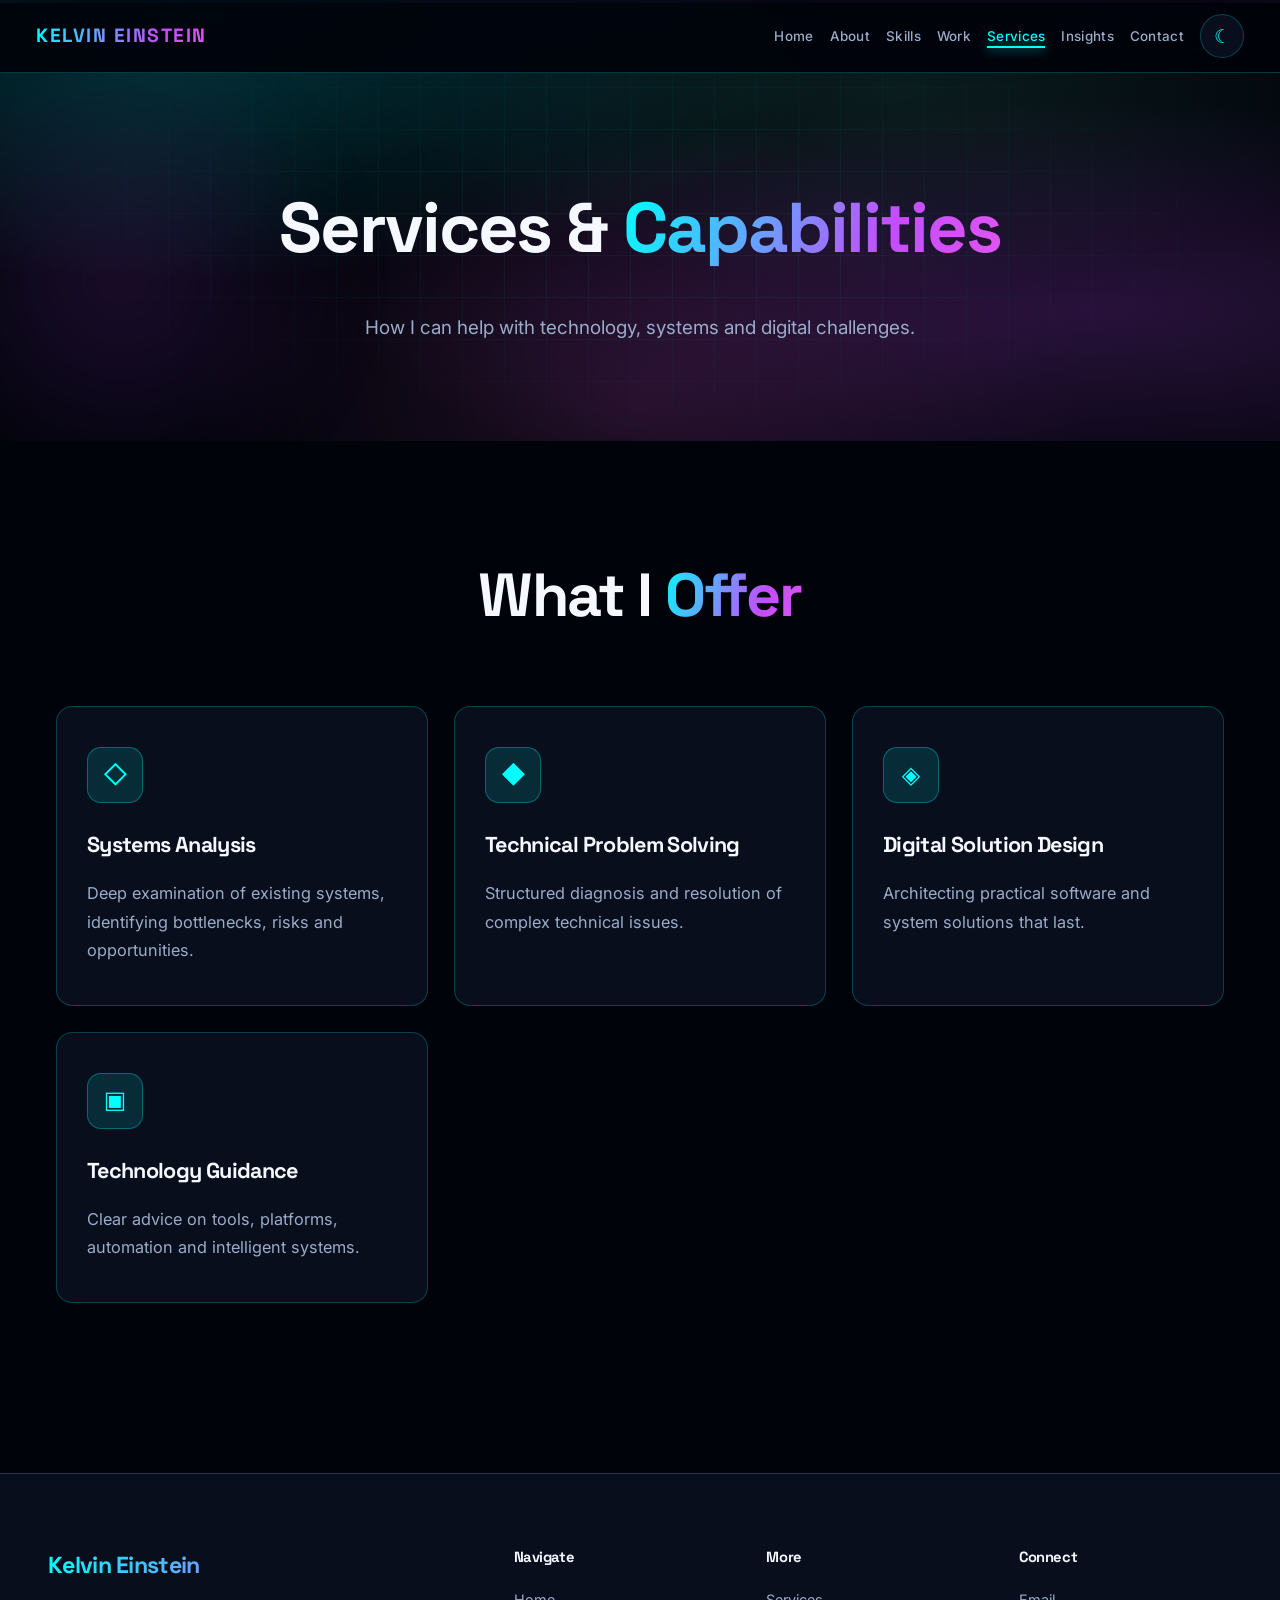
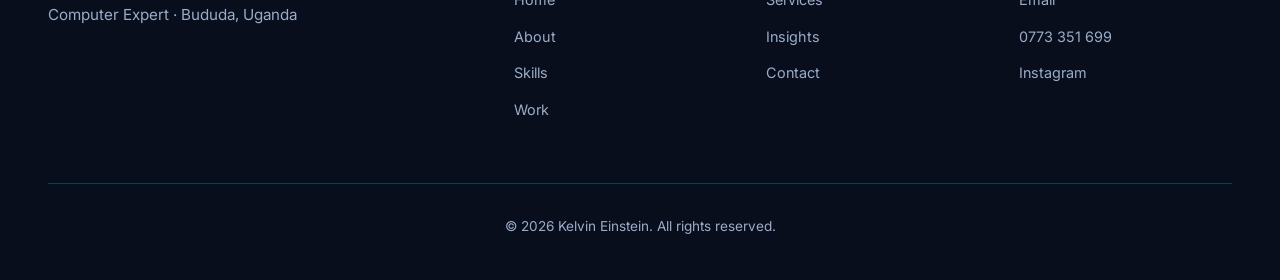
<file: services.html>
<!DOCTYPE html>
<html lang="en">
<head>
    <meta charset="UTF-8">
    <meta name="viewport" content="width=device-width, initial-scale=1.0">
    <title>Services | Kelvin Einstein</title>
    <link href="https://fonts.googleapis.com/css2?family=Space+Grotesk:wght@400;500;600;700&family=Inter:wght@300;400;500;600&display=swap" rel="stylesheet">
    <link rel="stylesheet" href="style.css">
</head>
<body>
    <nav>
        <div class="logo">KELVIN EINSTEIN</div>
        <div class="nav-right">
            <ul class="nav-links" id="navLinks">
                <li><a href="index.html">Home</a></li>
                <li><a href="about.html">About</a></li>
                <li><a href="skills.html">Skills</a></li>
                <li><a href="work.html">Work</a></li>
                <li><a href="services.html" class="active">Services</a></li>
                <li><a href="insights.html">Insights</a></li>
                <li><a href="contact.html">Contact</a></li>
            </ul>
            <button class="theme-toggle" id="themeToggle" aria-label="Toggle theme"><span class="icon-moon">☾</span><span class="icon-sun">☀</span></button>
            <div class="hamburger" id="hamburger"><span></span><span></span><span></span></div>
        </div>
    </nav>
    <div class="page-accent-bar"></div>
    <section class="page-hero">
        <h1>Services & <span>Capabilities</span></h1>
        <p>How I can help with technology, systems and digital challenges.</p>
    </section>
    <section class="section">
        <div class="section-header scroll-reveal"><h2>What I <span>Offer</span></h2></div>
        <div class="features-grid">
            <div class="feature-card scroll-reveal"><div class="feature-icon">◇</div><h3>Systems Analysis</h3><p>Deep examination of existing systems, identifying bottlenecks, risks and opportunities.</p></div>
            <div class="feature-card scroll-reveal"><div class="feature-icon">◆</div><h3>Technical Problem Solving</h3><p>Structured diagnosis and resolution of complex technical issues.</p></div>
            <div class="feature-card scroll-reveal"><div class="feature-icon">◈</div><h3>Digital Solution Design</h3><p>Architecting practical software and system solutions that last.</p></div>
            <div class="feature-card scroll-reveal"><div class="feature-icon">▣</div><h3>Technology Guidance</h3><p>Clear advice on tools, platforms, automation and intelligent systems.</p></div>
        </div>
    </section>
    <footer>
        <div class="footer-grid">
            <div class="footer-brand"><h3>Kelvin Einstein</h3><p>Computer Expert · Bududa, Uganda</p></div>
            <div class="footer-col"><h4>Navigate</h4><a href="index.html">Home</a><a href="about.html">About</a><a href="skills.html">Skills</a><a href="work.html">Work</a></div>
            <div class="footer-col"><h4>More</h4><a href="services.html">Services</a><a href="insights.html">Insights</a><a href="contact.html">Contact</a></div>
            <div class="footer-col"><h4>Connect</h4><a href="mailto:wabwirekelvin762@gmail.com">Email</a><a href="tel:+256773351699">0773 351 699</a><a href="https://instagram.com/KELVIN_EINSTEIN" target="_blank" rel="noopener">Instagram</a></div>
        </div>
        <div class="copyright">© 2026 Kelvin Einstein. All rights reserved.</div>
    </footer>
    <script src="scripts.js"></script>
</body>
</html>
</file>
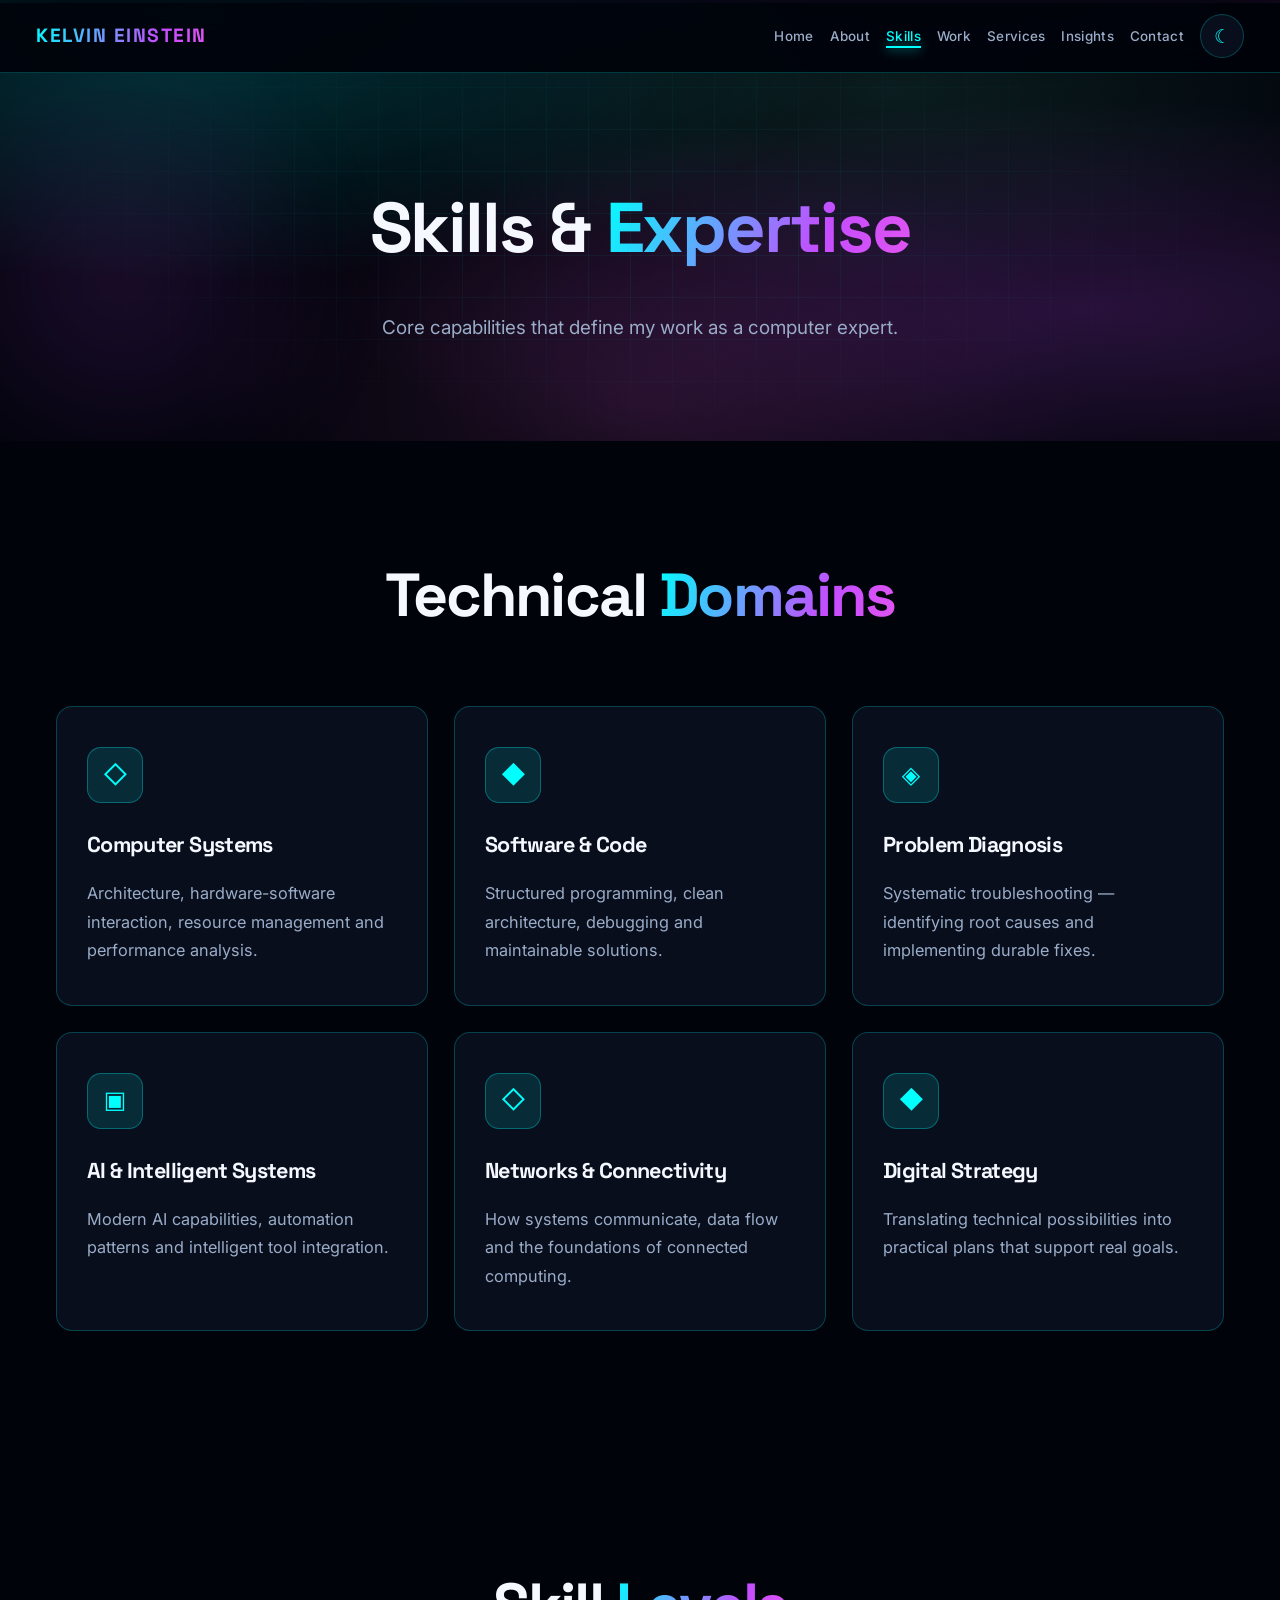
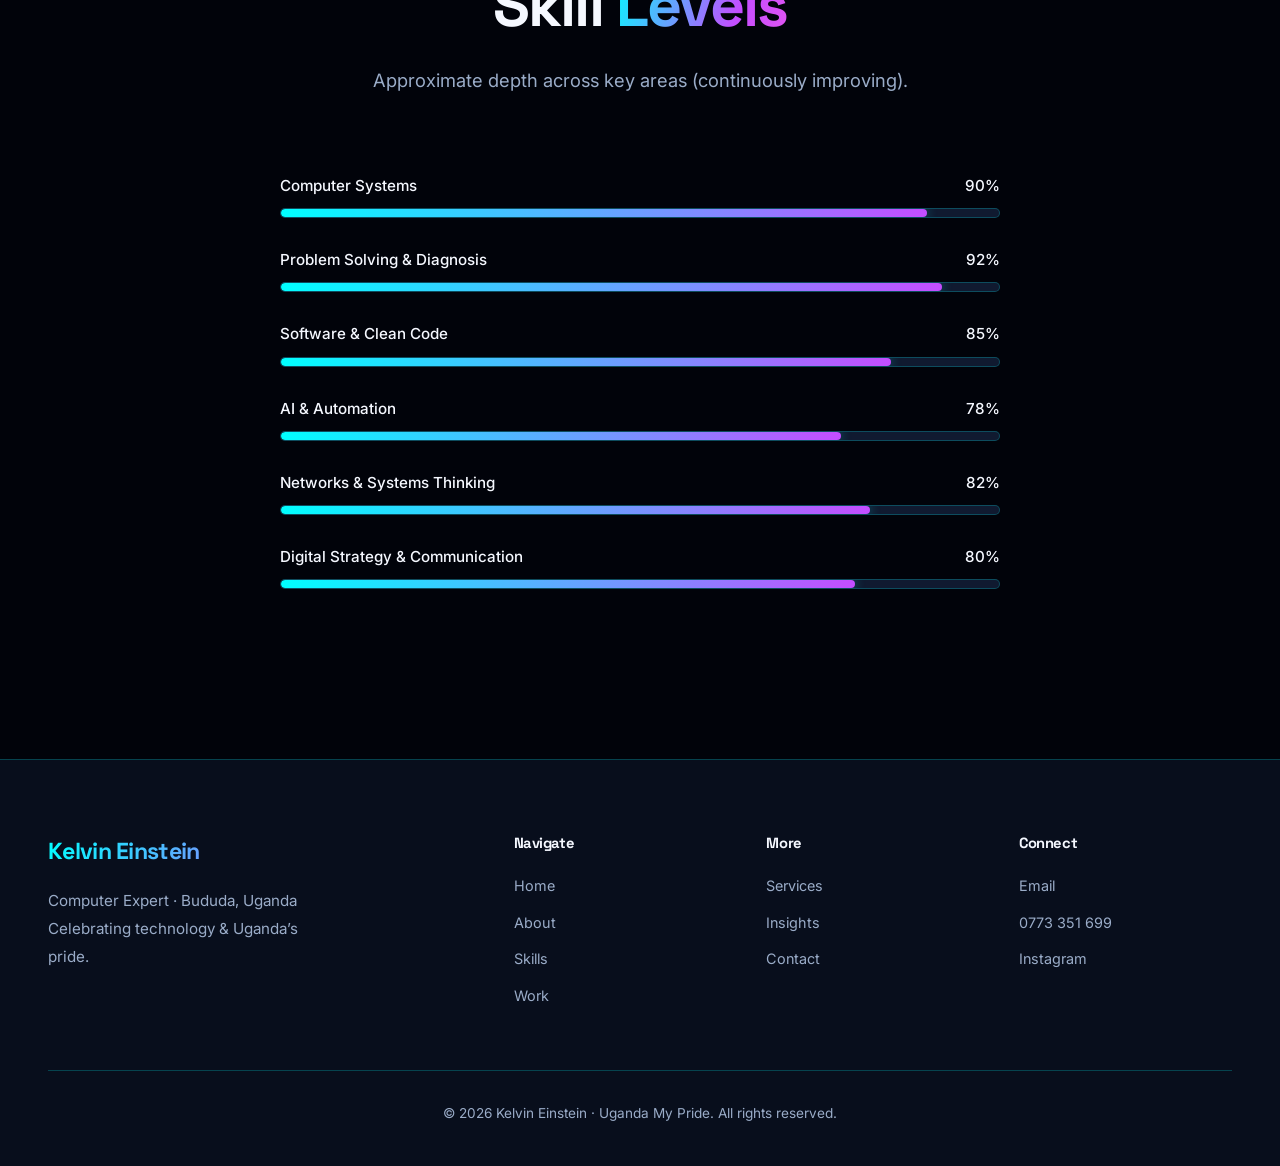
<file: skills.html>
<!DOCTYPE html>
<html lang="en">
<head>
    <meta charset="UTF-8">
    <meta name="viewport" content="width=device-width, initial-scale=1.0">
    <title>Skills | Kelvin Einstein</title>
    <meta name="description" content="Technical skills and expertise of Kelvin Einstein — Computer Systems, Software, AI, Networks and Digital Strategy from Bududa, Uganda.">
    <meta property="og:title" content="Skills | Kelvin Einstein">
    <meta property="og:description" content="Core capabilities that define my work as a computer expert.">
    <meta name="theme-color" content="#01030a">
    <link rel="manifest" href="manifest.json">
    <link href="https://fonts.googleapis.com/css2?family=Space+Grotesk:wght@400;500;600;700&family=Inter:wght@300;400;500;600&display=swap" rel="stylesheet">
    <link rel="stylesheet" href="style.css">
    <link rel="stylesheet" href="extra.css">
</head>
<body>
    <nav>
        <div class="logo">KELVIN EINSTEIN</div>
        <div class="nav-right">
            <ul class="nav-links" id="navLinks">
                <li><a href="index.html">Home</a></li>
                <li><a href="about.html">About</a></li>
                <li><a href="skills.html" class="active">Skills</a></li>
                <li><a href="work.html">Work</a></li>
                <li><a href="services.html">Services</a></li>
                <li><a href="insights.html">Insights</a></li>
                <li><a href="contact.html">Contact</a></li>
            </ul>
            <button class="theme-toggle" id="themeToggle" aria-label="Toggle theme"><span class="icon-moon">☾</span><span class="icon-sun">☀</span></button>
            <div class="hamburger" id="hamburger" aria-label="Menu"><span></span><span></span><span></span></div>
        </div>
    </nav>
    <div class="page-accent-bar"></div>
    <section class="page-hero">
        <h1>Skills & <span>Expertise</span></h1>
        <p>Core capabilities that define my work as a computer expert.</p>
    </section>

    <section class="section">
        <div class="section-header scroll-reveal"><h2>Technical <span>Domains</span></h2></div>
        <div class="features-grid">
            <div class="feature-card scroll-reveal"><div class="feature-icon">◇</div><h3>Computer Systems</h3><p>Architecture, hardware-software interaction, resource management and performance analysis.</p></div>
            <div class="feature-card scroll-reveal"><div class="feature-icon">◆</div><h3>Software & Code</h3><p>Structured programming, clean architecture, debugging and maintainable solutions.</p></div>
            <div class="feature-card scroll-reveal"><div class="feature-icon">◈</div><h3>Problem Diagnosis</h3><p>Systematic troubleshooting — identifying root causes and implementing durable fixes.</p></div>
            <div class="feature-card scroll-reveal"><div class="feature-icon">▣</div><h3>AI & Intelligent Systems</h3><p>Modern AI capabilities, automation patterns and intelligent tool integration.</p></div>
            <div class="feature-card scroll-reveal"><div class="feature-icon">◇</div><h3>Networks & Connectivity</h3><p>How systems communicate, data flow and the foundations of connected computing.</p></div>
            <div class="feature-card scroll-reveal"><div class="feature-icon">◆</div><h3>Digital Strategy</h3><p>Translating technical possibilities into practical plans that support real goals.</p></div>
        </div>
    </section>

    <section class="section">
        <div class="section-header scroll-reveal">
            <h2>Skill <span>Levels</span></h2>
            <p>Approximate depth across key areas (continuously improving).</p>
        </div>
        <div class="skills-bars">
            <div class="skill-bar-wrap scroll-reveal">
                <div class="skill-label"><span>Computer Systems</span><span>90%</span></div>
                <div class="skill-bar"><div class="skill-bar-fill" data-width="90%"></div></div>
            </div>
            <div class="skill-bar-wrap scroll-reveal">
                <div class="skill-label"><span>Problem Solving & Diagnosis</span><span>92%</span></div>
                <div class="skill-bar"><div class="skill-bar-fill" data-width="92%"></div></div>
            </div>
            <div class="skill-bar-wrap scroll-reveal">
                <div class="skill-label"><span>Software & Clean Code</span><span>85%</span></div>
                <div class="skill-bar"><div class="skill-bar-fill" data-width="85%"></div></div>
            </div>
            <div class="skill-bar-wrap scroll-reveal">
                <div class="skill-label"><span>AI & Automation</span><span>78%</span></div>
                <div class="skill-bar"><div class="skill-bar-fill" data-width="78%"></div></div>
            </div>
            <div class="skill-bar-wrap scroll-reveal">
                <div class="skill-label"><span>Networks & Systems Thinking</span><span>82%</span></div>
                <div class="skill-bar"><div class="skill-bar-fill" data-width="82%"></div></div>
            </div>
            <div class="skill-bar-wrap scroll-reveal">
                <div class="skill-label"><span>Digital Strategy & Communication</span><span>80%</span></div>
                <div class="skill-bar"><div class="skill-bar-fill" data-width="80%"></div></div>
            </div>
        </div>
    </section>

    <footer>
        <div class="footer-grid">
            <div class="footer-brand">
                <h3>Kelvin Einstein</h3>
                <p>Computer Expert · Bududa, Uganda<br>Celebrating technology & Uganda’s pride.</p>
            </div>
            <div class="footer-col">
                <h4>Navigate</h4>
                <a href="index.html">Home</a>
                <a href="about.html">About</a>
                <a href="skills.html">Skills</a>
                <a href="work.html">Work</a>
            </div>
            <div class="footer-col">
                <h4>More</h4>
                <a href="services.html">Services</a>
                <a href="insights.html">Insights</a>
                <a href="contact.html">Contact</a>
            </div>
            <div class="footer-col">
                <h4>Connect</h4>
                <a href="mailto:wabwirekelvin762@gmail.com">Email</a>
                <a href="tel:+256773351699">0773 351 699</a>
                <a href="https://instagram.com/KELVIN_EINSTEIN" target="_blank" rel="noopener">Instagram</a>
            </div>
        </div>
        <div class="copyright">© 2026 Kelvin Einstein · Uganda My Pride. All rights reserved.</div>
    </footer>
    <script src="scripts.js"></script>
</body>
</html>
</file>
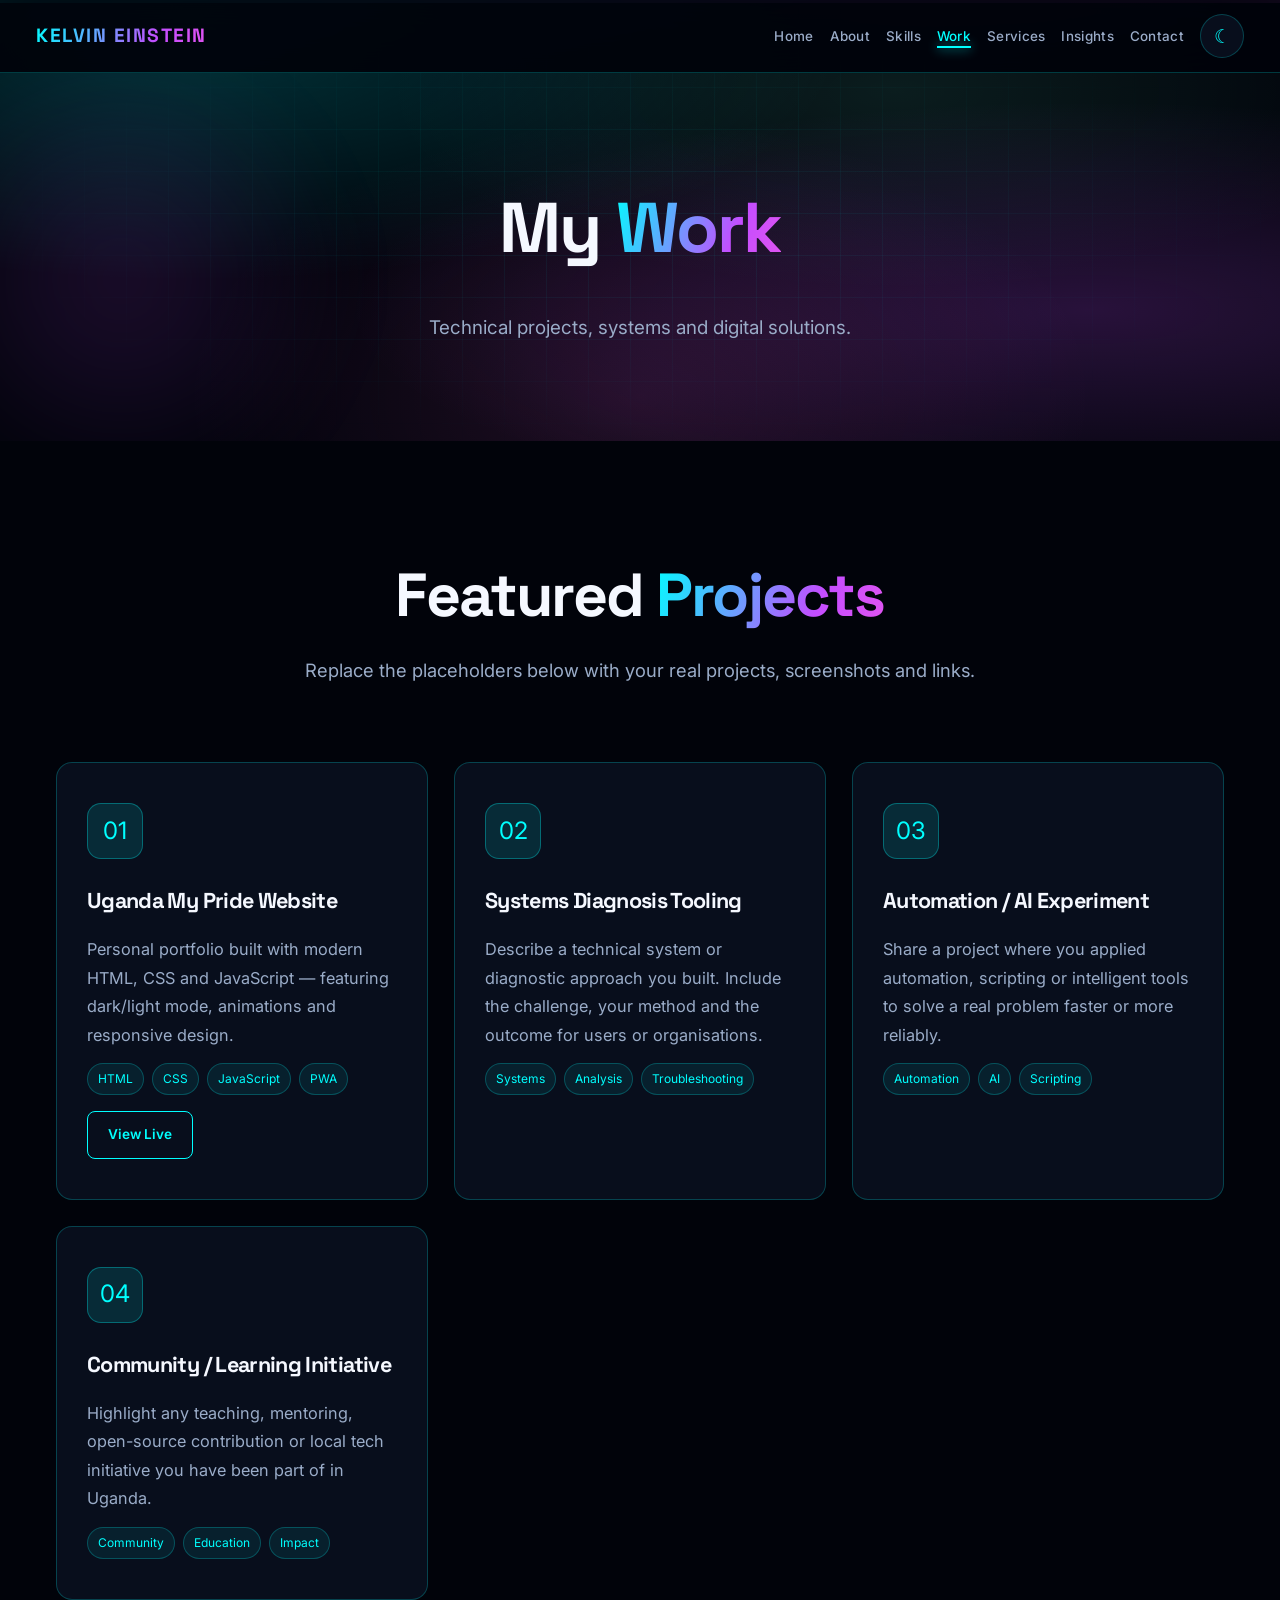
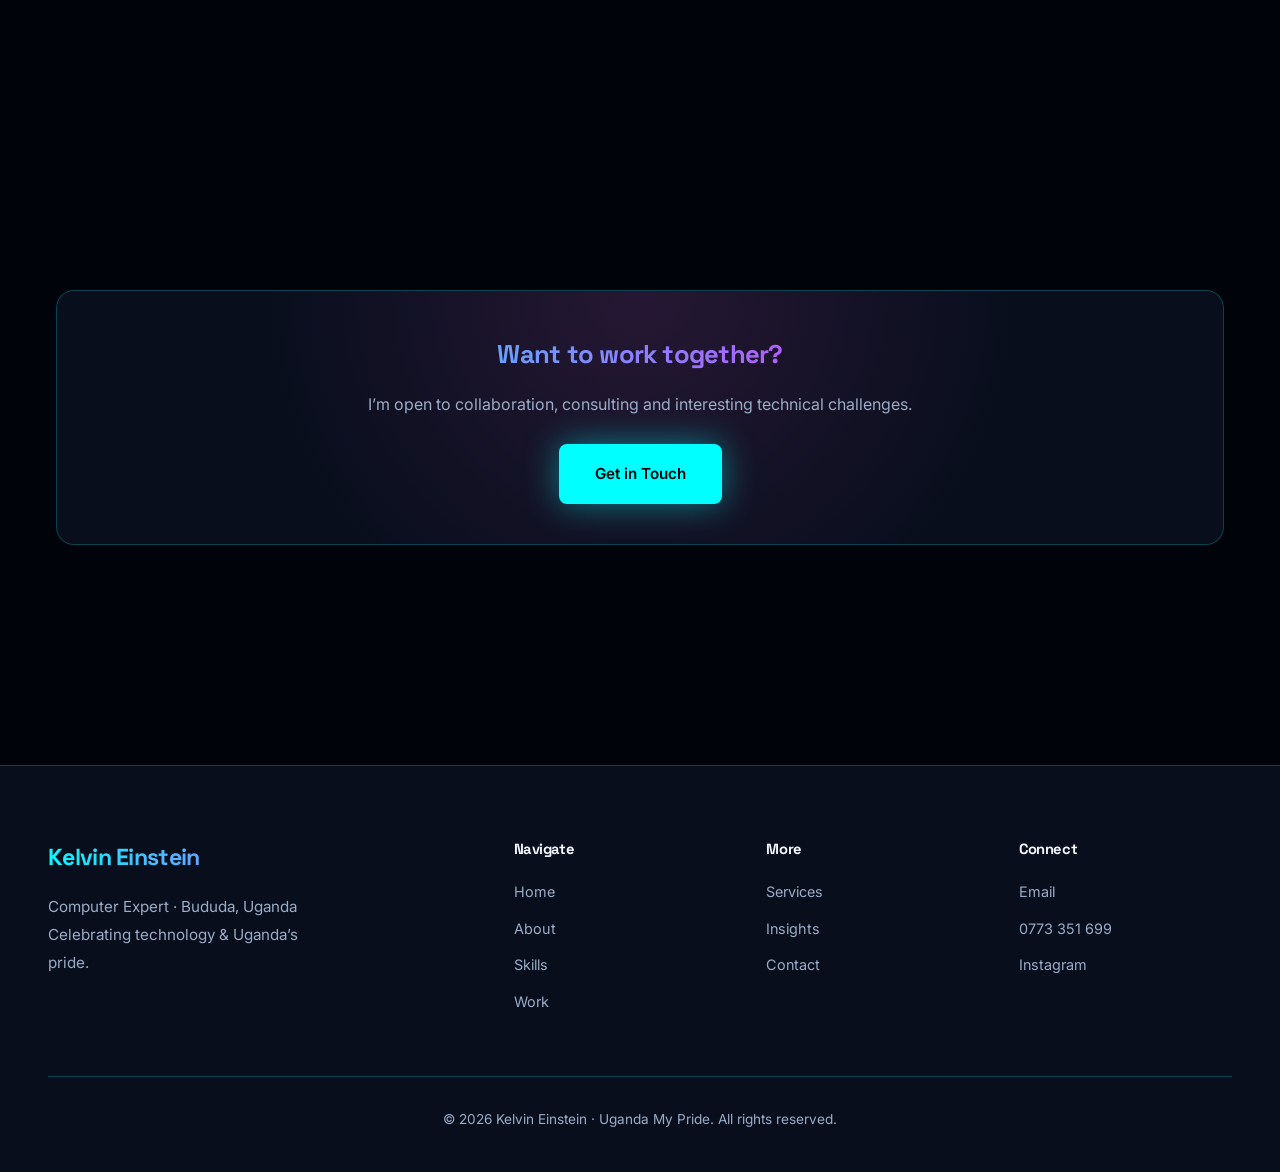
<file: work.html>
<!DOCTYPE html>
<html lang="en">
<head>
    <meta charset="UTF-8">
    <meta name="viewport" content="width=device-width, initial-scale=1.0">
    <title>Work | Kelvin Einstein</title>
    <meta name="description" content="Projects and technical work by Kelvin Einstein — systems, software and digital solutions from Bududa, Uganda.">
    <meta property="og:title" content="Work | Kelvin Einstein">
    <meta property="og:description" content="Technical projects, systems and digital solutions.">
    <meta name="theme-color" content="#01030a">
    <link rel="manifest" href="manifest.json">
    <link href="https://fonts.googleapis.com/css2?family=Space+Grotesk:wght@400;500;600;700&family=Inter:wght@300;400;500;600&display=swap" rel="stylesheet">
    <link rel="stylesheet" href="style.css">
    <link rel="stylesheet" href="extra.css">
</head>
<body>
    <nav>
        <div class="logo">KELVIN EINSTEIN</div>
        <div class="nav-right">
            <ul class="nav-links" id="navLinks">
                <li><a href="index.html">Home</a></li>
                <li><a href="about.html">About</a></li>
                <li><a href="skills.html">Skills</a></li>
                <li><a href="work.html" class="active">Work</a></li>
                <li><a href="services.html">Services</a></li>
                <li><a href="insights.html">Insights</a></li>
                <li><a href="contact.html">Contact</a></li>
            </ul>
            <button class="theme-toggle" id="themeToggle" aria-label="Toggle theme"><span class="icon-moon">☾</span><span class="icon-sun">☀</span></button>
            <div class="hamburger" id="hamburger" aria-label="Menu"><span></span><span></span><span></span></div>
        </div>
    </nav>
    <div class="page-accent-bar"></div>
    <section class="page-hero">
        <h1>My <span>Work</span></h1>
        <p>Technical projects, systems and digital solutions.</p>
    </section>

    <section class="section">
        <div class="section-header scroll-reveal">
            <h2>Featured <span>Projects</span></h2>
            <p>Replace the placeholders below with your real projects, screenshots and links.</p>
        </div>
        <div class="features-grid">
            <div class="feature-card project-card scroll-reveal">
                <div class="feature-icon">01</div>
                <h3>Uganda My Pride Website</h3>
                <p>Personal portfolio built with modern HTML, CSS and JavaScript — featuring dark/light mode, animations and responsive design.</p>
                <div class="project-tags">
                    <span>HTML</span><span>CSS</span><span>JavaScript</span><span>PWA</span>
                </div>
                <a href="index.html" class="btn btn-outline" style="margin-top:16px;padding:10px 20px;font-size:0.85rem;">View Live</a>
            </div>
            <div class="feature-card project-card scroll-reveal">
                <div class="feature-icon">02</div>
                <h3>Systems Diagnosis Tooling</h3>
                <p>Describe a technical system or diagnostic approach you built. Include the challenge, your method and the outcome for users or organisations.</p>
                <div class="project-tags">
                    <span>Systems</span><span>Analysis</span><span>Troubleshooting</span>
                </div>
            </div>
            <div class="feature-card project-card scroll-reveal">
                <div class="feature-icon">03</div>
                <h3>Automation / AI Experiment</h3>
                <p>Share a project where you applied automation, scripting or intelligent tools to solve a real problem faster or more reliably.</p>
                <div class="project-tags">
                    <span>Automation</span><span>AI</span><span>Scripting</span>
                </div>
            </div>
            <div class="feature-card project-card scroll-reveal">
                <div class="feature-icon">04</div>
                <h3>Community / Learning Initiative</h3>
                <p>Highlight any teaching, mentoring, open-source contribution or local tech initiative you have been part of in Uganda.</p>
                <div class="project-tags">
                    <span>Community</span><span>Education</span><span>Impact</span>
                </div>
            </div>
        </div>
    </section>

    <section class="section">
        <div class="donate-box scroll-reveal">
            <h3>Want to work together?</h3>
            <p>I’m open to collaboration, consulting and interesting technical challenges.</p>
            <a href="contact.html" class="btn">Get in Touch</a>
        </div>
    </section>

    <footer>
        <div class="footer-grid">
            <div class="footer-brand">
                <h3>Kelvin Einstein</h3>
                <p>Computer Expert · Bududa, Uganda<br>Celebrating technology & Uganda’s pride.</p>
            </div>
            <div class="footer-col">
                <h4>Navigate</h4>
                <a href="index.html">Home</a>
                <a href="about.html">About</a>
                <a href="skills.html">Skills</a>
                <a href="work.html">Work</a>
            </div>
            <div class="footer-col">
                <h4>More</h4>
                <a href="services.html">Services</a>
                <a href="insights.html">Insights</a>
                <a href="contact.html">Contact</a>
            </div>
            <div class="footer-col">
                <h4>Connect</h4>
                <a href="mailto:wabwirekelvin762@gmail.com">Email</a>
                <a href="tel:+256773351699">0773 351 699</a>
                <a href="https://instagram.com/KELVIN_EINSTEIN" target="_blank" rel="noopener">Instagram</a>
            </div>
        </div>
        <div class="copyright">© 2026 Kelvin Einstein · Uganda My Pride. All rights reserved.</div>
    </footer>
    <script src="scripts.js"></script>
</body>
</html>
</file>
<file: style.css>
/* ============================================
   KELVIN EINSTEIN — Keyframes + Theme Toggle
   ============================================ */

* { margin: 0; padding: 0; box-sizing: border-box; }

:root {
    --bg-deep: #01030a;
    --bg-card: #080e1c;
    --bg-elevated: #101a30;
    --primary: #00ffff;
    --primary-dim: #00d4e0;
    --accent: #c44dff;
    --accent-2: #ff5ce1;
    --accent-3: #5fffd0;
    --accent-4: #ffb347;
    --text: #f5f8ff;
    --text-muted: #9aacc8;
    --border: rgba(0, 255, 255, 0.22);
    --glow-cyan: 0 0 60px rgba(0, 255, 255, 0.5);
    --gradient-text: linear-gradient(110deg, #00ffff 0%, #c44dff 35%, #ff5ce1 65%, #5fffd0 100%);
    --gradient-hero: radial-gradient(ellipse at 15% 10%, rgba(0, 255, 255, 0.18) 0%, transparent 42%),
                     radial-gradient(ellipse at 85% 70%, rgba(196, 77, 255, 0.2) 0%, transparent 48%),
                     radial-gradient(ellipse at 50% 90%, rgba(255, 92, 225, 0.12) 0%, transparent 50%),
                     radial-gradient(ellipse at 70% 20%, rgba(95, 255, 208, 0.1) 0%, transparent 40%),
                     #01030a;
    --nav-bg: rgba(1, 3, 10, 0.92);
}

/* Light mode */
body.light-mode {
    --bg-deep: #f0f4fa;
    --bg-card: #ffffff;
    --bg-elevated: #e8eef8;
    --primary: #0088aa;
    --primary-dim: #006688;
    --accent: #7b2cbf;
    --accent-2: #c9184a;
    --accent-3: #0a9396;
    --accent-4: #e85d04;
    --text: #0d1b2a;
    --text-muted: #4a5568;
    --border: rgba(0, 136, 170, 0.25);
    --glow-cyan: 0 0 40px rgba(0, 136, 170, 0.3);
    --gradient-text: linear-gradient(110deg, #0088aa 0%, #7b2cbf 40%, #c9184a 70%, #0a9396 100%);
    --gradient-hero: radial-gradient(ellipse at 15% 10%, rgba(0, 136, 170, 0.12) 0%, transparent 42%),
                     radial-gradient(ellipse at 85% 70%, rgba(123, 44, 191, 0.1) 0%, transparent 48%),
                     #e8eef8;
    --nav-bg: rgba(240, 244, 250, 0.95);
}

html { scroll-behavior: smooth; }

body {
    font-family: 'Inter', 'Segoe UI', system-ui, sans-serif;
    background-color: var(--bg-deep);
    color: var(--text);
    line-height: 1.85;
    overflow-x: hidden;
    transition: background-color 0.4s ease, color 0.4s ease;
}

h1, h2, h3, h4 {
    font-family: 'Space Grotesk', 'Inter', sans-serif;
    font-weight: 700;
    letter-spacing: -0.03em;
}

/* ========== THEME TOGGLE ========== */
.theme-toggle {
    width: 44px;
    height: 44px;
    border-radius: 50%;
    border: 1.5px solid var(--border);
    background: var(--bg-card);
    color: var(--primary);
    cursor: pointer;
    display: flex;
    align-items: center;
    justify-content: center;
    font-size: 1.2rem;
    transition: all 0.35s cubic-bezier(0.16, 1, 0.3, 1);
    position: relative;
    overflow: hidden;
    flex-shrink: 0;
}
.theme-toggle:hover {
    border-color: var(--primary);
    box-shadow: 0 0 20px rgba(0, 255, 255, 0.3);
    transform: rotate(20deg) scale(1.08);
}
.theme-toggle .icon-sun,
.theme-toggle .icon-moon {
    position: absolute;
    transition: all 0.4s cubic-bezier(0.16, 1, 0.3, 1);
}
.theme-toggle .icon-sun { opacity: 0; transform: rotate(-90deg) scale(0.5); }
.theme-toggle .icon-moon { opacity: 1; transform: rotate(0) scale(1); }
body.light-mode .theme-toggle .icon-sun { opacity: 1; transform: rotate(0) scale(1); }
body.light-mode .theme-toggle .icon-moon { opacity: 0; transform: rotate(90deg) scale(0.5); }

/* NAV */
nav {
    position: fixed; top: 0; width: 100%; padding: 14px 36px;
    display: flex; justify-content: space-between; align-items: center; gap: 16px;
    z-index: 1000; background: var(--nav-bg); backdrop-filter: blur(30px);
    border-bottom: 1px solid var(--border);
    animation: navSlideDown 0.8s cubic-bezier(0.16, 1, 0.3, 1);
    transition: background 0.4s ease;
}
@keyframes navSlideDown {
    from { transform: translateY(-100%); opacity: 0; }
    to { transform: translateY(0); opacity: 1; }
}
.nav-right { display: flex; align-items: center; gap: 16px; }
.logo {
    font-family: 'Space Grotesk', sans-serif; font-size: 1.2rem; font-weight: 700; letter-spacing: 1.5px;
    background: var(--gradient-text); background-size: 200% 200%;
    -webkit-background-clip: text; -webkit-text-fill-color: transparent; background-clip: text;
    animation: gradientShift 5s ease infinite;
}
@keyframes gradientShift {
    0% { background-position: 0% 50%; }
    50% { background-position: 100% 50%; }
    100% { background-position: 0% 50%; }
}
.nav-links { display: flex; gap: 16px; list-style: none; flex-wrap: wrap; justify-content: flex-end; }
.nav-links a {
    color: var(--text-muted); text-decoration: none; font-weight: 500; font-size: 0.84rem;
    letter-spacing: 0.3px; transition: color 0.25s, transform 0.25s; position: relative;
}
.nav-links a:hover, .nav-links a.active { color: var(--primary); transform: translateY(-1px); }
.nav-links a::after {
    content: ''; position: absolute; bottom: -4px; left: 0; width: 0; height: 2px;
    background: var(--primary); transition: width 0.35s cubic-bezier(0.16, 1, 0.3, 1);
    box-shadow: 0 0 12px var(--primary);
}
.nav-links a:hover::after, .nav-links a.active::after { width: 100%; }
.hamburger { display: none; flex-direction: column; gap: 5px; cursor: pointer; z-index: 1001; }
.hamburger span { width: 24px; height: 2.5px; background: var(--primary); border-radius: 2px; box-shadow: 0 0 8px var(--primary); }

/* HERO */
.hero {
    min-height: 100vh; display: flex; flex-direction: column; justify-content: center; align-items: center;
    text-align: center; padding: 130px 28px 90px; background: var(--gradient-hero);
    position: relative; overflow: hidden; transition: background 0.4s ease;
}
.hero::before {
    content: ''; position: absolute; inset: 0;
    background-image: linear-gradient(rgba(0, 255, 255, 0.07) 1px, transparent 1px),
                      linear-gradient(90deg, rgba(0, 255, 255, 0.07) 1px, transparent 1px);
    background-size: 44px 44px;
    mask-image: radial-gradient(ellipse at center, black 12%, transparent 70%);
    -webkit-mask-image: radial-gradient(ellipse at center, black 12%, transparent 70%);
    pointer-events: none; animation: gridPulse 6s ease-in-out infinite;
}
body.light-mode .hero::before {
    background-image: linear-gradient(rgba(0, 136, 170, 0.08) 1px, transparent 1px),
                      linear-gradient(90deg, rgba(0, 136, 170, 0.08) 1px, transparent 1px);
}
.hero::after {
    content: ''; position: absolute; width: 800px; height: 800px; top: -15%; right: -20%;
    background: radial-gradient(circle, rgba(0, 255, 255, 0.22) 0%, rgba(196, 77, 255, 0.14) 30%, transparent 65%);
    border-radius: 50%; filter: blur(55px); pointer-events: none; animation: orbFloat 13s ease-in-out infinite;
}
.hero-scan { position: absolute; inset: 0; pointer-events: none; z-index: 2; overflow: hidden; }
.hero-scan::after {
    content: ''; position: absolute; left: 0; width: 100%; height: 3px;
    background: linear-gradient(90deg, transparent, rgba(0, 255, 255, 0.45), transparent);
    animation: scanLine 5s linear infinite; box-shadow: 0 0 20px rgba(0, 255, 255, 0.4);
}
@keyframes scanLine {
    0% { top: -5%; opacity: 0; } 10% { opacity: 1; } 90% { opacity: 1; } 100% { top: 105%; opacity: 0; }
}
.hero-ai-layer { position: absolute; inset: 0; pointer-events: none; overflow: hidden; z-index: 1; }
.hero-ai-layer .circuit {
    position: absolute; height: 1.5px;
    background: linear-gradient(90deg, transparent, rgba(0, 255, 255, 0.6), transparent);
    opacity: 0.8; animation: circuitScan 5s linear infinite;
}
.hero-ai-layer .circuit.c2 { background: linear-gradient(90deg, transparent, rgba(196, 77, 255, 0.65), transparent); }
.hero-ai-layer .circuit.c3 { background: linear-gradient(90deg, transparent, rgba(255, 92, 225, 0.55), transparent); }
.hero-ai-layer .circuit.c4 { background: linear-gradient(90deg, transparent, rgba(95, 255, 208, 0.55), transparent); }
.hero-ai-layer .circuit:nth-child(1) { top: 10%; left: 4%; width: 260px; animation-delay: 0s; }
.hero-ai-layer .circuit:nth-child(2) { top: 18%; right: 6%; width: 200px; animation-delay: 0.6s; }
.hero-ai-layer .circuit:nth-child(3) { top: 28%; left: 10%; width: 230px; animation-delay: 1.2s; }
.hero-ai-layer .circuit:nth-child(4) { top: 38%; right: 12%; width: 180px; animation-delay: 1.8s; }
.hero-ai-layer .circuit:nth-child(5) { top: 48%; left: 6%; width: 280px; animation-delay: 2.4s; }
.hero-ai-layer .circuit:nth-child(6) { top: 58%; right: 8%; width: 210px; animation-delay: 3s; }
.hero-ai-layer .circuit:nth-child(7) { top: 68%; left: 14%; width: 190px; animation-delay: 3.6s; }
.hero-ai-layer .circuit:nth-child(8) { top: 78%; right: 15%; width: 240px; animation-delay: 4.2s; }
.hero-ai-layer .circuit:nth-child(9) { top: 15%; left: 42%; width: 160px; animation-delay: 0.9s; }
.hero-ai-layer .circuit:nth-child(10) { top: 35%; left: 55%; width: 200px; animation-delay: 2.1s; }
.hero-ai-layer .circuit:nth-child(11) { top: 55%; left: 48%; width: 150px; animation-delay: 3.3s; }
.hero-ai-layer .circuit:nth-child(12) { top: 72%; left: 35%; width: 170px; animation-delay: 4.5s; }
.hero-ai-layer .node {
    position: absolute; width: 8px; height: 8px; background: var(--primary); border-radius: 50%;
    box-shadow: 0 0 16px var(--primary), 0 0 32px rgba(0, 255, 255, 0.6);
    animation: nodePulse 2.6s ease-in-out infinite;
}
.hero-ai-layer .node.n2 { background: var(--accent); box-shadow: 0 0 16px var(--accent); }
.hero-ai-layer .node.n3 { background: var(--accent-2); box-shadow: 0 0 16px var(--accent-2); }
.hero-ai-layer .node.n4 { background: var(--accent-3); box-shadow: 0 0 16px var(--accent-3); }
.hero-ai-layer .node:nth-child(13) { top: 12%; left: 12%; animation-delay: 0.1s; }
.hero-ai-layer .node:nth-child(14) { top: 22%; right: 14%; animation-delay: 0.4s; }
.hero-ai-layer .node:nth-child(15) { top: 32%; left: 18%; animation-delay: 0.7s; }
.hero-ai-layer .node:nth-child(16) { top: 42%; right: 16%; animation-delay: 1s; }
.hero-ai-layer .node:nth-child(17) { top: 52%; left: 14%; animation-delay: 1.3s; }
.hero-ai-layer .node:nth-child(18) { top: 62%; right: 18%; animation-delay: 1.6s; }
.hero-ai-layer .node:nth-child(19) { top: 72%; left: 20%; animation-delay: 1.9s; }
.hero-ai-layer .node:nth-child(20) { top: 25%; left: 48%; animation-delay: 0.3s; }
.hero-ai-layer .node:nth-child(21) { top: 45%; left: 62%; animation-delay: 0.9s; }
.hero-ai-layer .node:nth-child(22) { top: 65%; left: 50%; animation-delay: 1.5s; }
.hero-ai-layer .node:nth-child(23) { top: 18%; left: 72%; animation-delay: 0.6s; }
.hero-ai-layer .node:nth-child(24) { top: 80%; right: 22%; animation-delay: 2.1s; }
.hero-ai-layer .particle {
    position: absolute; width: 3px; height: 3px; background: rgba(0, 255, 255, 0.85);
    border-radius: 50%; animation: particleRise 8s linear infinite;
}
.hero-ai-layer .particle:nth-child(25) { left: 8%; animation-delay: 0s; }
.hero-ai-layer .particle:nth-child(26) { left: 20%; animation-delay: 1.2s; }
.hero-ai-layer .particle:nth-child(27) { left: 35%; animation-delay: 2.4s; }
.hero-ai-layer .particle:nth-child(28) { left: 50%; animation-delay: 3.6s; }
.hero-ai-layer .particle:nth-child(29) { left: 65%; animation-delay: 4.8s; }
.hero-ai-layer .particle:nth-child(30) { left: 80%; animation-delay: 1.8s; }
.hero-ai-layer .particle:nth-child(31) { left: 12%; animation-delay: 5.5s; }
.hero-ai-layer .particle:nth-child(32) { left: 55%; animation-delay: 6.5s; }
.hero-ai-layer .particle:nth-child(33) { left: 28%; animation-delay: 3s; }
.hero-ai-layer .particle:nth-child(34) { left: 75%; animation-delay: 0.8s; }

@keyframes gridPulse { 0%, 100% { opacity: 0.55; } 50% { opacity: 1; } }
@keyframes orbFloat {
    0%, 100% { transform: translate(0, 0) scale(1); }
    33% { transform: translate(-40px, 40px) scale(1.1); }
    66% { transform: translate(30px, -20px) scale(1.05); }
}
@keyframes circuitScan {
    0% { transform: translateX(-50px); opacity: 0; }
    12% { opacity: 0.9; } 88% { opacity: 0.9; }
    100% { transform: translateX(60px); opacity: 0; }
}
@keyframes nodePulse {
    0%, 100% { transform: scale(1); opacity: 0.7; }
    50% { transform: scale(2.3); opacity: 1; }
}
@keyframes particleRise {
    0% { bottom: -15px; opacity: 0; transform: translateX(0) scale(1); }
    8% { opacity: 0.95; }
    50% { transform: translateX(20px) scale(1.4); }
    92% { opacity: 0.5; }
    100% { bottom: 115%; opacity: 0; transform: translateX(40px) scale(0.5); }
}

/* Unique keyframe: shimmer text underline */
@keyframes shimmerSweep {
    0% { background-position: -200% center; }
    100% { background-position: 200% center; }
}

/* Unique keyframe: bounce soft */
@keyframes softBounce {
    0%, 100% { transform: translateY(0); }
    50% { transform: translateY(-6px); }
}

/* Unique keyframe: rotate glow ring */
@keyframes spinGlow {
    0% { transform: rotate(0deg); }
    100% { transform: rotate(360deg); }
}

.hero h1 {
    font-size: clamp(4.5rem, 14vw, 11rem); line-height: 0.9; margin-bottom: 16px; font-weight: 700;
    letter-spacing: -0.05em; position: relative; z-index: 5;
    text-shadow: 0 0 100px rgba(0, 255, 255, 0.5);
    animation: nameEntrance 1.2s cubic-bezier(0.16, 1, 0.3, 1) both, nameGlow 3.5s ease-in-out 1.2s infinite;
}
.hero h1 span {
    display: block; background: var(--gradient-text); background-size: 200% 200%;
    -webkit-background-clip: text; -webkit-text-fill-color: transparent; background-clip: text;
    filter: drop-shadow(0 0 50px rgba(196, 77, 255, 0.6));
    animation: gradientShift 5s ease infinite;
}
@keyframes nameEntrance {
    from { opacity: 0; transform: translateY(40px) scale(0.92); filter: blur(12px); }
    to { opacity: 1; transform: translateY(0) scale(1); filter: blur(0); }
}
@keyframes nameGlow {
    0%, 100% { filter: brightness(1); text-shadow: 0 0 100px rgba(0, 255, 255, 0.5); }
    50% { filter: brightness(1.3); text-shadow: 0 0 140px rgba(0, 255, 255, 0.7); }
}
.hero .typewriter-wrap {
    min-height: 1.9em; margin-bottom: 32px; position: relative; z-index: 5;
    animation: fadeUp 1s 0.6s cubic-bezier(0.16, 1, 0.3, 1) both;
}
.hero .typewriter {
    font-size: 1.4rem; color: var(--primary); font-weight: 500; letter-spacing: 0.6px;
    border-right: 2.5px solid var(--primary); padding-right: 7px;
    animation: blinkCursor 0.75s step-end infinite;
    text-shadow: 0 0 25px rgba(0, 255, 255, 0.5);
}
@keyframes blinkCursor { 50% { border-color: transparent; } }
@keyframes fadeUp {
    from { opacity: 0; transform: translateY(24px); }
    to { opacity: 1; transform: translateY(0); }
}
.hero p.sub {
    font-size: 1.15rem; color: var(--text-muted); max-width: 640px; margin: 0 auto 42px;
    position: relative; z-index: 5; animation: fadeUp 1s 0.9s cubic-bezier(0.16, 1, 0.3, 1) both;
}
.btn {
    display: inline-flex; align-items: center; gap: 10px; padding: 16px 36px;
    background: var(--primary); color: #01030a; text-decoration: none; font-weight: 600;
    font-size: 0.95rem; border-radius: 8px; transition: all 0.35s cubic-bezier(0.16, 1, 0.3, 1);
    border: none; cursor: pointer; position: relative; z-index: 5;
    box-shadow: 0 0 35px rgba(0, 255, 255, 0.45); overflow: hidden;
}
body.light-mode .btn { color: #fff; }
.btn::before {
    content: ''; position: absolute; top: 0; left: -100%; width: 100%; height: 100%;
    background: linear-gradient(90deg, transparent, rgba(255,255,255,0.35), transparent);
    transition: left 0.5s;
}
.btn:hover::before { left: 100%; }
.btn:hover { background: #fff; color: #01030a; transform: translateY(-4px) scale(1.04); box-shadow: var(--glow-cyan); }
.btn-outline {
    background: transparent; border: 1.5px solid var(--primary); color: var(--primary); box-shadow: none;
}
.btn-outline:hover { background: rgba(0, 255, 255, 0.14); box-shadow: 0 0 40px rgba(0, 255, 255, 0.35); }
.btn-donate {
    background: linear-gradient(135deg, #ff5ce1, #c44dff);
    color: #fff; box-shadow: 0 0 30px rgba(255, 92, 225, 0.4);
}
.btn-donate:hover {
    background: linear-gradient(135deg, #ff7aeb, #d46aff);
    box-shadow: 0 0 45px rgba(255, 92, 225, 0.55);
}
.hero-buttons {
    display: flex; gap: 16px; flex-wrap: wrap; justify-content: center;
    position: relative; z-index: 5; animation: fadeUp 1s 1.1s cubic-bezier(0.16, 1, 0.3, 1) both;
}
.hero-float-badge {
    position: absolute; bottom: 36px; left: 50%; transform: translateX(-50%); z-index: 5;
    font-size: 0.72rem; letter-spacing: 2.5px; text-transform: uppercase; color: var(--text-muted);
    opacity: 0.65; animation: floatBadge 2.8s ease-in-out infinite;
}
@keyframes floatBadge {
    0%, 100% { transform: translateX(-50%) translateY(0); opacity: 0.55; }
    50% { transform: translateX(-50%) translateY(-12px); opacity: 0.9; }
}

/* SECTIONS */
.section { padding: 120px 56px; max-width: 1400px; margin: 0 auto; }
.section-header { text-align: center; margin-bottom: 75px; }
.section-header h2 { font-size: clamp(2.7rem, 5.5vw, 3.8rem); margin-bottom: 22px; line-height: 1.15; }
.section-header h2 span {
    background: var(--gradient-text); background-size: 200% 200%;
    -webkit-background-clip: text; -webkit-text-fill-color: transparent; background-clip: text;
    animation: gradientShift 6s ease infinite;
}
.section-header p { color: var(--text-muted); max-width: 780px; margin: 0 auto; font-size: 1.15rem; }

@supports (animation-timeline: view()) {
    .scroll-reveal {
        animation: scrollReveal linear both;
        animation-timeline: view();
        animation-range: entry 0% cover 35%;
    }
    @keyframes scrollReveal {
        from { opacity: 0; transform: translateY(50px) scale(0.97); filter: blur(6px); }
        to { opacity: 1; transform: translateY(0) scale(1); filter: blur(0); }
    }
}
@supports not (animation-timeline: view()) {
    .scroll-reveal { opacity: 0; transform: translateY(30px); transition: opacity 0.7s ease, transform 0.7s ease; }
    .scroll-reveal.visible { opacity: 1; transform: none; }
}

.features-grid {
    display: grid; grid-template-columns: repeat(auto-fit, minmax(300px, 1fr));
    gap: 26px; perspective: 1000px;
}
.feature-card {
    background: var(--bg-card); border: 1px solid var(--border); border-radius: 16px;
    padding: 40px 30px; transition: all 0.45s cubic-bezier(0.16, 1, 0.3, 1);
    position: relative; overflow: hidden; transform-style: preserve-3d;
}
.feature-card::after {
    content: ''; position: absolute; inset: 0; border-radius: 16px; padding: 1.5px;
    background: linear-gradient(135deg, var(--primary), var(--accent), var(--accent-2), var(--accent-3), var(--accent-4));
    background-size: 300% 300%;
    -webkit-mask: linear-gradient(#fff 0 0) content-box, linear-gradient(#fff 0 0);
    mask: linear-gradient(#fff 0 0) content-box, linear-gradient(#fff 0 0);
    -webkit-mask-composite: xor; mask-composite: exclude;
    opacity: 0; transition: opacity 0.4s; animation: borderRotate 3.5s linear infinite; pointer-events: none;
}
@keyframes borderRotate {
    0% { background-position: 0% 50%; } 50% { background-position: 100% 50%; } 100% { background-position: 0% 50%; }
}
.feature-card:hover::after { opacity: 1; }
.feature-card::before {
    content: ''; position: absolute; top: 0; left: 0; width: 100%; height: 2.5px;
    background: var(--gradient-text); opacity: 0; transition: opacity 0.35s;
}
.feature-card:hover {
    transform: translateY(-10px) rotateX(2deg) rotateY(-2deg); border-color: transparent;
    box-shadow: 0 30px 60px rgba(0, 0, 0, 0.35), 0 0 55px rgba(0, 255, 255, 0.18);
}
.feature-card:hover::before { opacity: 1; }
.feature-icon {
    width: 56px; height: 56px; background: rgba(0, 255, 255, 0.12); border-radius: 14px;
    display: flex; align-items: center; justify-content: center; font-size: 1.5rem;
    margin-bottom: 22px; color: var(--primary); border: 1px solid rgba(0, 255, 255, 0.3);
    transition: all 0.4s cubic-bezier(0.16, 1, 0.3, 1);
}
body.light-mode .feature-icon { background: rgba(0, 136, 170, 0.12); border-color: rgba(0, 136, 170, 0.3); }
.feature-card:hover .feature-icon {
    background: rgba(0, 255, 255, 0.22); box-shadow: 0 0 30px rgba(0, 255, 255, 0.4);
    transform: scale(1.12) rotate(6deg);
}
.feature-card h3 { font-size: 1.35rem; margin-bottom: 14px; transition: color 0.3s; }
.feature-card:hover h3 { color: var(--primary); }
.feature-card p { color: var(--text-muted); font-size: 1.02rem; line-height: 1.75; }

.content-with-img {
    display: grid; grid-template-columns: 1fr 1.2fr; gap: 60px;
    align-items: center; margin-bottom: 100px;
}
.content-with-img.reverse { direction: rtl; grid-template-columns: 1.2fr 1fr; }
.content-with-img.reverse > * { direction: ltr; }
.content-with-img .text h2 {
    font-size: clamp(2.3rem, 4.2vw, 3.1rem); margin-bottom: 24px; line-height: 1.2;
}
.content-with-img .text h2 span {
    background: var(--gradient-text); background-size: 200% 200%;
    -webkit-background-clip: text; -webkit-text-fill-color: transparent; background-clip: text;
    animation: gradientShift 6s ease infinite;
}
.content-with-img .text p {
    color: var(--text-muted); margin-bottom: 18px; font-size: 1.12rem; line-height: 1.85;
}
.content-with-img .img-wrap {
    border-radius: 18px; overflow: hidden; border: 1px solid var(--border);
    box-shadow: 0 30px 70px rgba(0, 0, 0, 0.35), 0 0 45px rgba(0, 255, 255, 0.1);
    height: 480px; position: relative;
    transition: transform 0.5s cubic-bezier(0.16, 1, 0.3, 1), box-shadow 0.5s;
}
.content-with-img .img-wrap:hover {
    transform: scale(1.02);
    box-shadow: 0 35px 80px rgba(0, 0, 0, 0.4), 0 0 70px rgba(0, 255, 255, 0.16);
}
.content-with-img .img-wrap img {
    width: 100%; height: 100%; object-fit: cover; object-position: center 15%;
    transition: transform 0.9s cubic-bezier(0.16, 1, 0.3, 1);
}
.content-with-img .img-wrap.face-focus img { object-position: center 15%; }
.content-with-img .img-wrap:hover img { transform: scale(1.06); }

.content-block { width: 100%; max-width: 100%; margin: 0 0 90px; }
.content-block h2 {
    font-size: clamp(2.3rem, 4.2vw, 3.1rem); margin-bottom: 26px; line-height: 1.2;
}
.content-block h2 span {
    background: var(--gradient-text); background-size: 200% 200%;
    -webkit-background-clip: text; -webkit-text-fill-color: transparent; background-clip: text;
    animation: gradientShift 6s ease infinite;
}
.content-block p {
    color: var(--text-muted); margin-bottom: 20px; font-size: 1.14rem; line-height: 1.9; max-width: 100%;
}

.stats-row { display: grid; grid-template-columns: repeat(4, 1fr); gap: 22px; margin: 70px 0; }
.stat-item {
    text-align: center; padding: 38px 16px; background: var(--bg-card); border-radius: 16px;
    border: 1px solid var(--border); transition: all 0.4s cubic-bezier(0.16, 1, 0.3, 1);
    position: relative; overflow: hidden;
}
.stat-item::before {
    content: ''; position: absolute; inset: 0;
    background: radial-gradient(circle at center, rgba(0, 255, 255, 0.12), transparent 70%);
    opacity: 0; transition: opacity 0.4s;
}
.stat-item:hover::before { opacity: 1; }
.stat-item:hover {
    border-color: var(--primary); box-shadow: 0 0 50px rgba(0, 255, 255, 0.22);
    transform: translateY(-8px) scale(1.04);
}
.stat-item .number {
    font-size: 2.6rem; font-weight: 700; background: var(--gradient-text); background-size: 200% 200%;
    -webkit-background-clip: text; -webkit-text-fill-color: transparent; background-clip: text;
    display: block; margin-bottom: 8px; animation: gradientShift 5s ease infinite; position: relative; z-index: 1;
}
.stat-item .label { color: var(--text-muted); font-size: 0.92rem; position: relative; z-index: 1; }

.page-hero {
    padding: 160px 48px 95px; text-align: center; background: var(--gradient-hero);
    position: relative; overflow: hidden; transition: background 0.4s ease;
}
.page-hero::before {
    content: ''; position: absolute; inset: 0;
    background-image: linear-gradient(rgba(0, 255, 255, 0.05) 1px, transparent 1px),
                      linear-gradient(90deg, rgba(0, 255, 255, 0.05) 1px, transparent 1px);
    background-size: 42px 42px;
    mask-image: radial-gradient(ellipse at center, black 20%, transparent 75%);
    -webkit-mask-image: radial-gradient(ellipse at center, black 20%, transparent 75%);
    pointer-events: none; animation: gridPulse 8s ease-in-out infinite;
}
.page-hero::after {
    content: ''; position: absolute; width: 500px; height: 500px; bottom: -20%; left: -10%;
    background: radial-gradient(circle, rgba(196, 77, 255, 0.15) 0%, transparent 65%);
    border-radius: 50%; filter: blur(40px); pointer-events: none; animation: orbFloat 15s ease-in-out infinite reverse;
}
.page-hero h1 {
    font-size: clamp(2.8rem, 6.5vw, 4.4rem); margin-bottom: 18px; position: relative; z-index: 1;
    animation: nameEntrance 1s cubic-bezier(0.16, 1, 0.3, 1) both;
}
.page-hero h1 span {
    background: var(--gradient-text); background-size: 200% 200%;
    -webkit-background-clip: text; -webkit-text-fill-color: transparent; background-clip: text;
    animation: gradientShift 6s ease infinite;
}
.page-hero p {
    color: var(--text-muted); max-width: 600px; margin: 0 auto; font-size: 1.18rem;
    position: relative; z-index: 1; animation: fadeUp 1s 0.3s cubic-bezier(0.16, 1, 0.3, 1) both;
}
.page-accent-bar {
    height: 3px; background: var(--gradient-text); background-size: 200% 200%;
    animation: gradientShift 4s ease infinite;
}

.donate-box {
    background: var(--bg-card); border: 1px solid var(--border); border-radius: 18px;
    padding: 40px; text-align: center; margin: 50px 0; position: relative; overflow: hidden;
}
.donate-box::before {
    content: ''; position: absolute; inset: 0;
    background: radial-gradient(circle at 50% 0%, rgba(255, 92, 225, 0.12), transparent 60%);
    pointer-events: none;
}
.donate-box h3 {
    font-size: 1.6rem; margin-bottom: 12px; position: relative;
    background: var(--gradient-text); background-size: 200% 200%;
    -webkit-background-clip: text; -webkit-text-fill-color: transparent; background-clip: text;
    animation: gradientShift 5s ease infinite;
}
.donate-box p { color: var(--text-muted); margin-bottom: 24px; position: relative; }

.comment-section {
    background: var(--bg-card); border: 1px solid var(--border); border-radius: 18px;
    padding: 40px; margin: 50px 0;
}
.comment-section h3 {
    font-size: 1.5rem; margin-bottom: 8px;
    background: var(--gradient-text); background-size: 200% 200%;
    -webkit-background-clip: text; -webkit-text-fill-color: transparent; background-clip: text;
    animation: gradientShift 5s ease infinite;
}
.comment-section > p { color: var(--text-muted); margin-bottom: 28px; font-size: 0.95rem; }
.comment-form { display: flex; flex-direction: column; gap: 14px; margin-bottom: 36px; }
.comment-form input,
.comment-form textarea {
    background: var(--bg-elevated); border: 1px solid var(--border); border-radius: 10px;
    padding: 14px 18px; color: var(--text); font-family: inherit; font-size: 0.95rem;
    transition: border-color 0.3s, box-shadow 0.3s; outline: none;
}
.comment-form input:focus,
.comment-form textarea:focus {
    border-color: var(--primary); box-shadow: 0 0 20px rgba(0, 255, 255, 0.15);
}
.comment-form textarea { min-height: 110px; resize: vertical; }
.comment-form .btn { align-self: flex-start; }
.comment-list { display: flex; flex-direction: column; gap: 16px; }
.comment-item {
    background: var(--bg-elevated); border: 1px solid var(--border); border-radius: 12px;
    padding: 18px 20px; animation: commentIn 0.5s ease both;
}
@keyframes commentIn {
    from { opacity: 0; transform: translateY(12px); }
    to { opacity: 1; transform: translateY(0); }
}
.comment-item .comment-author { font-weight: 600; color: var(--primary); margin-bottom: 6px; font-size: 0.95rem; }
.comment-item .comment-text { color: var(--text-muted); font-size: 0.92rem; line-height: 1.6; }
.comment-item .comment-time { color: var(--text-muted); font-size: 0.78rem; margin-top: 8px; opacity: 0.7; }

footer {
    background: var(--bg-card); border-top: 1px solid var(--border);
    padding: 70px 48px 40px; margin-top: 50px; transition: background 0.4s ease;
}
.footer-grid {
    max-width: 1300px; margin: 0 auto; display: grid;
    grid-template-columns: 2fr 1fr 1fr 1fr; gap: 40px; margin-bottom: 50px;
}
.footer-brand h3 {
    font-size: 1.45rem; margin-bottom: 14px;
    background: var(--gradient-text); background-size: 200% 200%;
    -webkit-background-clip: text; -webkit-text-fill-color: transparent; background-clip: text;
    animation: gradientShift 6s ease infinite;
}
.footer-brand p { color: var(--text-muted); font-size: 0.95rem; max-width: 280px; }
.footer-col h4 { font-size: 0.92rem; margin-bottom: 16px; }
.footer-col a {
    display: block; color: var(--text-muted); text-decoration: none; font-size: 0.9rem;
    margin-bottom: 10px; transition: color 0.25s, transform 0.25s;
}
.footer-col a:hover { color: var(--primary); transform: translateX(4px); }
.copyright {
    text-align: center; padding-top: 30px; border-top: 1px solid var(--border);
    color: var(--text-muted); font-size: 0.85rem;
}

@media (max-width: 980px) {
    nav { padding: 14px 18px; }
    .nav-links {
        position: fixed; top: 0; right: -100%; width: 80%; height: 100vh;
        background: var(--bg-deep); flex-direction: column; justify-content: center;
        align-items: center; gap: 26px; transition: 0.4s cubic-bezier(0.4, 0, 0.2, 1);
        border-left: 1px solid var(--border); z-index: 999;
    }
    .nav-links.active { right: 0; }
    .hamburger { display: flex; }
    .section { padding: 80px 24px; }
    .content-with-img, .content-with-img.reverse {
        grid-template-columns: 1fr; direction: ltr; gap: 36px;
    }
    .content-with-img .img-wrap { height: 340px; }
    .stats-row { grid-template-columns: 1fr 1fr; }
    .footer-grid { grid-template-columns: 1fr 1fr; }
    .hero h1 { font-size: clamp(3.6rem, 14vw, 6.5rem); }
    .feature-card:hover { transform: translateY(-8px); }
}
@media (max-width: 560px) {
    .stats-row { grid-template-columns: 1fr; }
    .footer-grid { grid-template-columns: 1fr; }
    .hero-buttons { flex-direction: column; width: 100%; max-width: 280px; }
    .btn { width: 100%; justify-content: center; }
    .hero h1 { font-size: 3.5rem; }
    .hero .typewriter { font-size: 1.15rem; }
}
</file>
<file: extra.css>
/* ============================================
   ADDITIONAL STYLES — Skills, Form, Lightbox, A11y
   + Instagram SVG + hover effects + profile photo
   ============================================ */

/* Hide removed page links */
a[href="culture.html"],
a[href="/culture.html"],
a[href="./culture.html"],
a[href="gallery.html"],
a[href="/gallery.html"],
a[href="./gallery.html"],
li:has(> a[href="culture.html"]),
li:has(> a[href="gallery.html"]),
li:has(> a[href="/culture.html"]),
li:has(> a[href="/gallery.html"]) {
    display: none !important;
    visibility: hidden !important;
    pointer-events: none !important;
}

/* ---------- SVG icons ---------- */
.ig-icon {
    display: inline-block;
    vertical-align: middle;
    flex-shrink: 0;
    fill: currentColor;
    transition: transform 0.3s cubic-bezier(0.16, 1, 0.3, 1), color 0.25s ease, filter 0.3s ease;
}
.ig-icon.inline {
    margin-right: 6px;
    position: relative;
    top: -1px;
}
.feature-icon-ig {
    display: flex;
    align-items: center;
    justify-content: center;
    color: var(--primary);
    transition: color 0.3s ease, transform 0.3s ease;
}
.feature-card-hover:hover .feature-icon-ig {
    color: #e1306c;
    transform: scale(1.15) rotate(-8deg);
}
.feature-card-hover:hover .feature-icon-ig .ig-icon {
    filter: drop-shadow(0 0 12px rgba(225, 48, 108, 0.6));
}

/* ---------- Instagram links ---------- */
.ig-link {
    display: inline-flex;
    align-items: center;
    gap: 6px;
    text-decoration: none;
    transition: color 0.25s ease, transform 0.25s ease;
}
.ig-link:hover {
    color: #e1306c !important;
    transform: translateX(4px);
}
.ig-link:hover .ig-icon {
    transform: scale(1.2);
    color: #e1306c;
}
.footer-ig {
    display: inline-flex;
    align-items: center;
    gap: 6px;
    transition: color 0.25s ease, transform 0.25s ease;
}
.footer-ig:hover {
    color: #e1306c;
    transform: translateX(4px);
}
.footer-ig:hover .ig-icon {
    transform: scale(1.25);
    color: #e1306c;
}

.instagram-btn {
    display: inline-flex;
    align-items: center;
    gap: 10px;
    margin-top: 18px;
    padding: 12px 22px;
    border-radius: 999px;
    border: 1.5px solid var(--border);
    background: linear-gradient(135deg, rgba(225, 48, 108, 0.15), rgba(131, 58, 180, 0.15));
    color: var(--text);
    text-decoration: none;
    font-weight: 600;
    font-size: 0.95rem;
    transition: border-color 0.3s ease, color 0.3s ease, box-shadow 0.3s ease,
                transform 0.3s cubic-bezier(0.16, 1, 0.3, 1), background 0.3s ease;
}
.instagram-btn:hover {
    border-color: #e1306c;
    color: #fff;
    background: linear-gradient(135deg, #e1306c, #833ab4);
    box-shadow: 0 10px 32px rgba(225, 48, 108, 0.5);
    transform: translateY(-4px) scale(1.04);
}
.instagram-btn:hover .ig-icon {
    color: #fff;
    transform: scale(1.15) rotate(-10deg);
}
.instagram-btn:active {
    transform: translateY(-1px) scale(1.01);
}
.instagram-btn .ig-icon {
    color: #e1306c;
}

/* ---------- Profile photo (local image) + hover ---------- */
.contact-profile-section {
    padding-top: 40px;
    padding-bottom: 20px;
}
.contact-profile {
    display: flex;
    align-items: center;
    gap: 40px;
    max-width: 720px;
    margin: 0 auto;
    padding: 28px;
    background: var(--bg-card);
    border: 1px solid var(--border);
    border-radius: 20px;
    transition: border-color 0.35s ease, box-shadow 0.35s ease, transform 0.35s ease;
}
.contact-profile:hover {
    border-color: rgba(0, 255, 255, 0.5);
    box-shadow: 0 16px 48px rgba(0, 255, 255, 0.15);
    transform: translateY(-6px);
}
.contact-profile-photo {
    position: relative;
    flex-shrink: 0;
    width: 180px;
    height: 180px;
    border-radius: 50%;
    overflow: hidden;
    border: 3px solid var(--primary);
    box-shadow: 0 0 30px rgba(0, 255, 255, 0.25);
    transition: box-shadow 0.4s ease, border-color 0.4s ease, transform 0.4s cubic-bezier(0.16, 1, 0.3, 1);
}
/* Soft glow ring on hover */
.contact-profile-photo::after {
    content: '';
    position: absolute;
    inset: -6px;
    border-radius: 50%;
    border: 2px solid transparent;
    background: linear-gradient(135deg, var(--primary), #e1306c, var(--accent)) border-box;
    -webkit-mask: linear-gradient(#fff 0 0) padding-box, linear-gradient(#fff 0 0);
    mask: linear-gradient(#fff 0 0) padding-box, linear-gradient(#fff 0 0);
    -webkit-mask-composite: xor;
    mask-composite: exclude;
    opacity: 0;
    transition: opacity 0.4s ease;
    pointer-events: none;
    z-index: 1;
}
.contact-profile:hover .contact-profile-photo::after {
    opacity: 1;
}
.contact-profile:hover .contact-profile-photo {
    border-color: #e1306c;
    box-shadow: 0 0 48px rgba(225, 48, 108, 0.45);
    transform: scale(1.06);
}
.contact-profile-photo img {
    width: 100%;
    height: 100%;
    object-fit: cover;
    object-position: center top;
    display: block;
    transition: transform 0.5s cubic-bezier(0.16, 1, 0.3, 1);
}
.contact-profile:hover .contact-profile-photo img {
    transform: scale(1.1);
}
.contact-profile-text h2 {
    font-size: 1.85rem;
    margin-bottom: 8px;
}
.contact-profile-text h2 span {
    background: var(--gradient-text);
    background-size: 200% 200%;
    -webkit-background-clip: text;
    -webkit-text-fill-color: transparent;
    background-clip: text;
}
.contact-profile-text p {
    color: var(--text-muted);
    margin-bottom: 4px;
}
.contact-profile-loc {
    font-size: 0.9rem;
    opacity: 0.85;
}

/* Contact detail links */
.contact-detail-link {
    color: var(--primary);
    text-decoration: none;
    transition: color 0.25s ease, text-shadow 0.25s ease;
}
.contact-detail-link:hover {
    color: var(--accent-2);
    text-shadow: 0 0 14px rgba(255, 92, 225, 0.4);
}

/* Feature cards hover */
.feature-card-hover {
    transition: transform 0.35s cubic-bezier(0.16, 1, 0.3, 1), box-shadow 0.35s ease, border-color 0.35s ease;
}
.feature-card-hover:hover {
    transform: translateY(-10px);
    box-shadow: 0 18px 44px rgba(0, 255, 255, 0.14);
    border-color: rgba(0, 255, 255, 0.45);
}
.feature-card-hover:hover .feature-icon {
    transform: scale(1.2);
    transition: transform 0.3s ease;
}

/* Donate box hover */
.donate-box-hover {
    transition: transform 0.35s ease, box-shadow 0.35s ease, border-color 0.35s ease;
}
.donate-box-hover:hover {
    transform: translateY(-6px);
    box-shadow: 0 16px 40px rgba(255, 92, 225, 0.2);
}

/* Button glow hover */
.btn-hover-glow:hover {
    box-shadow: 0 0 40px rgba(0, 255, 255, 0.55);
}

/* Skill bars */
.skills-bars {
    max-width: 720px;
    margin: 0 auto;
    display: flex;
    flex-direction: column;
    gap: 28px;
}
.skill-bar-wrap { width: 100%; }
.skill-label {
    display: flex;
    justify-content: space-between;
    margin-bottom: 8px;
    font-size: 0.95rem;
    font-weight: 500;
}
.skill-bar {
    height: 10px;
    background: var(--bg-elevated);
    border-radius: 999px;
    overflow: hidden;
    border: 1px solid var(--border);
}
.skill-bar-fill {
    height: 100%;
    width: 0;
    background: linear-gradient(90deg, var(--primary), var(--accent));
    border-radius: 999px;
    transition: width 1.4s cubic-bezier(0.16, 1, 0.3, 1);
    box-shadow: 0 0 12px rgba(0, 255, 255, 0.4);
}

/* Contact form */
.contact-form {
    max-width: 640px;
    margin: 0 auto;
    display: flex;
    flex-direction: column;
    gap: 16px;
}
.contact-form .form-row {
    display: grid;
    grid-template-columns: 1fr 1fr;
    gap: 16px;
}
.contact-form input,
.contact-form textarea {
    width: 100%;
    padding: 14px 18px;
    background: var(--bg-card);
    border: 1px solid var(--border);
    border-radius: 10px;
    color: var(--text);
    font-family: inherit;
    font-size: 0.95rem;
    transition: border-color 0.25s, box-shadow 0.25s, transform 0.25s ease;
}
.contact-form input:hover,
.contact-form textarea:hover {
    border-color: rgba(0, 255, 255, 0.45);
}
.contact-form input:focus,
.contact-form textarea:focus {
    outline: none;
    border-color: var(--primary);
    box-shadow: 0 0 0 3px rgba(0, 255, 255, 0.15);
}
.contact-form textarea {
    resize: vertical;
    min-height: 140px;
}
.form-status {
    margin-top: 8px;
    font-size: 0.9rem;
    min-height: 1.4em;
}
.form-status.success { color: var(--accent-3); }
.form-status.error { color: #ff6b6b; }
.form-note {
    font-size: 0.8rem;
    color: var(--text-muted);
    margin-top: 8px;
}
.form-note code {
    background: var(--bg-elevated);
    padding: 2px 6px;
    border-radius: 4px;
    font-size: 0.78rem;
}

/* Project tags */
.project-tags {
    display: flex;
    flex-wrap: wrap;
    gap: 8px;
    margin-top: 14px;
}
.project-tags span {
    font-size: 0.75rem;
    padding: 4px 10px;
    border-radius: 999px;
    background: rgba(0, 255, 255, 0.08);
    border: 1px solid var(--border);
    color: var(--primary);
    transition: background 0.25s ease, transform 0.25s ease;
}
.project-tags span:hover {
    background: rgba(0, 255, 255, 0.2);
    transform: translateY(-2px);
}

/* Lightbox */
.lightbox {
    display: none;
    position: fixed;
    inset: 0;
    background: rgba(0, 0, 0, 0.92);
    z-index: 2000;
    align-items: center;
    justify-content: center;
    flex-direction: column;
    padding: 20px;
}
.lightbox.active { display: flex; }
.lightbox img {
    max-width: 90vw;
    max-height: 75vh;
    object-fit: contain;
    border-radius: 8px;
    box-shadow: 0 20px 60px rgba(0, 0, 0, 0.5);
}
.close-lightbox {
    position: absolute;
    top: 20px;
    right: 28px;
    font-size: 2.4rem;
    color: #fff;
    cursor: pointer;
    line-height: 1;
    opacity: 0.8;
    transition: opacity 0.2s, transform 0.2s;
}
.close-lightbox:hover {
    opacity: 1;
    transform: scale(1.15);
}
.lightbox-caption {
    text-align: center;
    margin-top: 16px;
    color: #fff;
}
.lightbox-caption h3 { font-size: 1.2rem; margin-bottom: 4px; }
.lightbox-caption p { color: #aaa; font-size: 0.9rem; }

.gallery-item {
    cursor: pointer;
    transition: transform 0.35s ease, box-shadow 0.35s ease;
}
.gallery-item:hover {
    transform: scale(1.04);
    box-shadow: 0 14px 36px rgba(0, 0, 0, 0.4);
}

@media (prefers-reduced-motion: reduce) {
    *, *::before, *::after {
        animation-duration: 0.01ms !important;
        animation-iteration-count: 1 !important;
        transition-duration: 0.01ms !important;
    }
    html { scroll-behavior: auto; }
}

a:focus-visible,
button:focus-visible,
input:focus-visible,
textarea:focus-visible {
    outline: 2px solid var(--primary);
    outline-offset: 3px;
}

/* Mobile */
@media (max-width: 600px) {
    .contact-form .form-row { grid-template-columns: 1fr; }
    .contact-profile {
        flex-direction: column;
        text-align: center;
        gap: 24px;
        padding: 24px 18px;
    }
    .contact-profile-photo {
        width: 150px;
        height: 150px;
    }
}

@media (max-width: 768px) {
    .section {
        padding-left: 20px;
        padding-right: 20px;
    }
    .nav-links a {
        font-size: 0.95rem;
        padding: 10px 4px;
        min-height: 44px;
        display: inline-flex;
        align-items: center;
    }
    .theme-toggle,
    .hamburger {
        min-width: 44px;
        min-height: 44px;
    }
    img {
        max-width: 100%;
        height: auto;
    }
}

@media (max-width: 480px) {
    .hero-buttons {
        width: 100%;
        max-width: 100%;
        padding: 0 8px;
    }
    .btn {
        width: 100%;
        justify-content: center;
        min-height: 48px;
    }
    .comment-form input,
    .comment-form textarea,
    .contact-form input,
    .contact-form textarea {
        font-size: 16px;
    }
}
</file>
